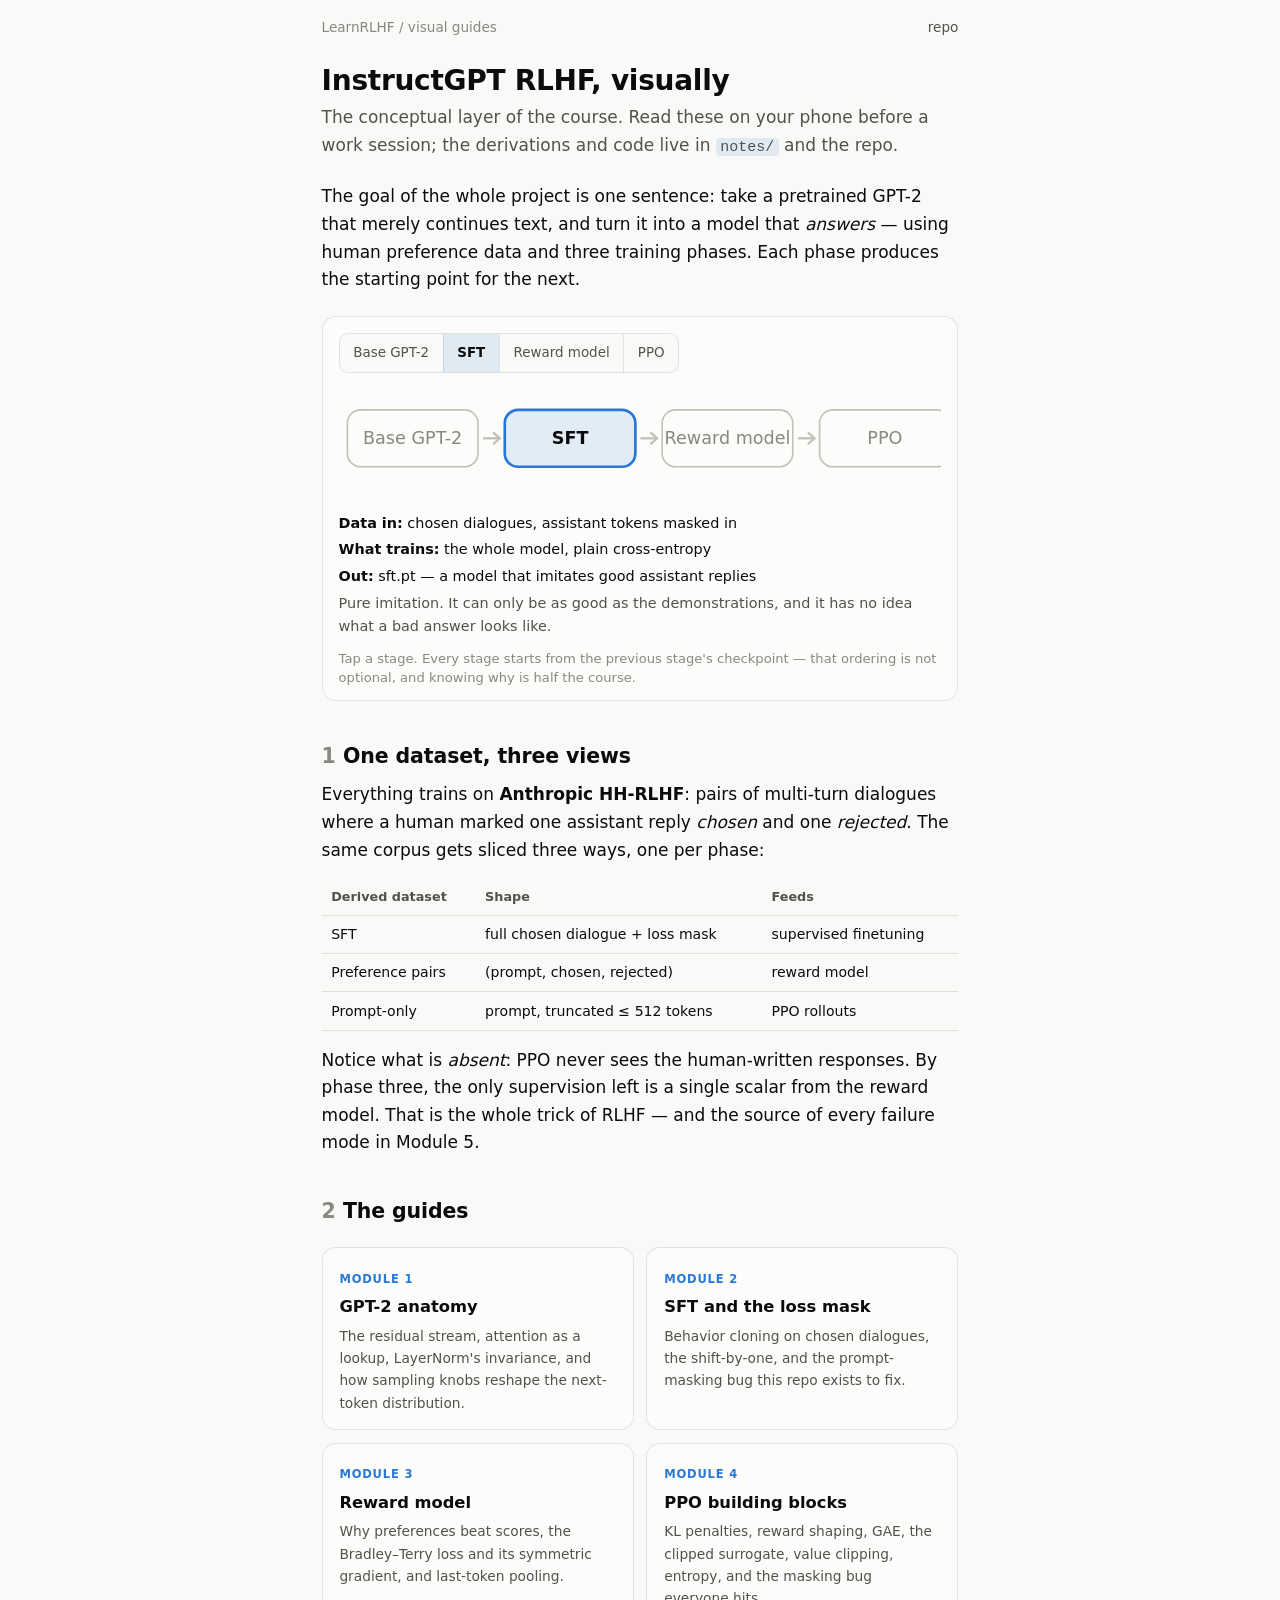
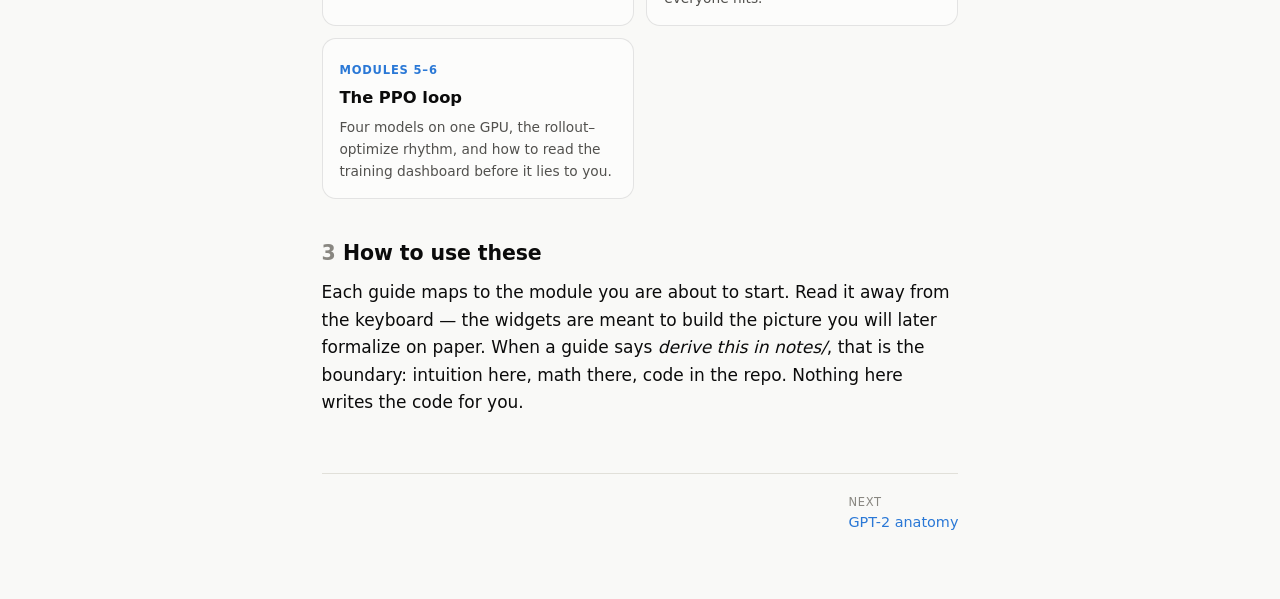
<file: docs/index.html>
<!doctype html>
<html lang="en">
<head>
<meta charset="utf-8">
<meta name="viewport" content="width=device-width, initial-scale=1">
<title>LearnRLHF — Visual Guides</title>
<meta name="description" content="Interactive visual guides to InstructGPT-style RLHF: GPT-2, SFT, reward modeling, and PPO from scratch.">
<link rel="stylesheet" href="guide.css">
</head>
<body>
<div class="wrap">

<nav class="topbar">
  <span class="crumb">LearnRLHF / visual guides</span>
  <a href="https://github.com/dx-dtran/LearnRLHF">repo</a>
</nav>

<h1>InstructGPT RLHF, visually</h1>
<p class="subtitle">The conceptual layer of the course. Read these on your phone before a
work session; the derivations and code live in <code>notes/</code> and the repo.</p>

<p>The goal of the whole project is one sentence: take a pretrained GPT-2 that merely
continues text, and turn it into a model that <em>answers</em> — using human preference
data and three training phases. Each phase produces the starting point for the next.</p>

<figure class="viz" id="pipeline">
  <div class="seg" role="group" aria-label="pipeline stage" id="pl-seg"></div>
  <svg viewBox="0 0 360 78" aria-hidden="true" id="pl-svg"></svg>
  <div id="pl-detail" style="font-size:0.9rem"></div>
  <figcaption>Tap a stage. Every stage starts from the previous stage's checkpoint —
  that ordering is not optional, and knowing why is half the course.</figcaption>
</figure>

<h2><span class="secno">1</span>One dataset, three views</h2>

<p>Everything trains on <strong>Anthropic HH-RLHF</strong>: pairs of multi-turn dialogues
where a human marked one assistant reply <em>chosen</em> and one <em>rejected</em>. The
same corpus gets sliced three ways, one per phase:</p>

<table>
  <tr><th>Derived dataset</th><th>Shape</th><th>Feeds</th></tr>
  <tr><td>SFT</td><td>full chosen dialogue + loss mask</td><td>supervised finetuning</td></tr>
  <tr><td>Preference pairs</td><td>(prompt, chosen, rejected)</td><td>reward model</td></tr>
  <tr><td>Prompt-only</td><td>prompt, truncated ≤ 512 tokens</td><td>PPO rollouts</td></tr>
</table>

<p>Notice what is <em>absent</em>: PPO never sees the human-written responses. By phase
three, the only supervision left is a single scalar from the reward model. That is the
whole trick of RLHF — and the source of every failure mode in Module 5.</p>

<h2><span class="secno">2</span>The guides</h2>

<div class="cards">
  <a class="card" href="01-gpt2.html">
    <span class="kicker">Module 1</span>
    <h3>GPT-2 anatomy</h3>
    <p>The residual stream, attention as a lookup, LayerNorm's invariance, and how sampling knobs reshape the next-token distribution.</p>
  </a>
  <a class="card" href="02-sft.html">
    <span class="kicker">Module 2</span>
    <h3>SFT and the loss mask</h3>
    <p>Behavior cloning on chosen dialogues, the shift-by-one, and the prompt-masking bug this repo exists to fix.</p>
  </a>
  <a class="card" href="03-rm.html">
    <span class="kicker">Module 3</span>
    <h3>Reward model</h3>
    <p>Why preferences beat scores, the Bradley–Terry loss and its symmetric gradient, and last-token pooling.</p>
  </a>
  <a class="card" href="04-ppo.html">
    <span class="kicker">Module 4</span>
    <h3>PPO building blocks</h3>
    <p>KL penalties, reward shaping, GAE, the clipped surrogate, value clipping, entropy, and the masking bug everyone hits.</p>
  </a>
  <a class="card" href="05-loop.html">
    <span class="kicker">Modules 5–6</span>
    <h3>The PPO loop</h3>
    <p>Four models on one GPU, the rollout–optimize rhythm, and how to read the training dashboard before it lies to you.</p>
  </a>
</div>

<h2><span class="secno">3</span>How to use these</h2>

<p>Each guide maps to the module you are about to start. Read it away from the keyboard —
the widgets are meant to build the picture you will later formalize on paper. When a
guide says <em>derive this in notes/</em>, that is the boundary: intuition here, math
there, code in the repo. Nothing here writes the code for you.</p>

<nav class="pager">
  <span></span>
  <a href="01-gpt2.html"><span class="dir">Next</span>GPT-2 anatomy</a>
</nav>

</div>
<script>
(function () {
  var stages = [
    { name: "Base GPT-2", data: "WebText (already done for you)",
      trains: "nothing — you load OpenAI's weights",
      out: "a text continuer: given a prefix, predicts the next token",
      note: "Ask it a question and it may answer, or continue with three more questions. It has no concept of being an assistant." },
    { name: "SFT", data: "chosen dialogues, assistant tokens masked in",
      trains: "the whole model, plain cross-entropy",
      out: "sft.pt — a model that imitates good assistant replies",
      note: "Pure imitation. It can only be as good as the demonstrations, and it has no idea what a bad answer looks like." },
    { name: "Reward model", data: "preference pairs (prompt, chosen, rejected)",
      trains: "SFT backbone + a scalar head, Bradley–Terry loss",
      out: "rm.pt — maps any (prompt, response) to one number",
      note: "Distills 'a human preferred this one' into a differentiable scorer. Now bad answers cost something." },
    { name: "PPO", data: "prompts only — the model writes its own responses",
      trains: "policy + value head, against the frozen RM, leashed by KL to a frozen SFT copy",
      out: "the RLHF model",
      note: "The model explores beyond the demonstrations, keeping what the RM scores well. Four models in memory, one trainable." }
  ];
  var seg = document.getElementById("pl-seg");
  var svg = document.getElementById("pl-svg");
  var detail = document.getElementById("pl-detail");
  var cur = 1;

  stages.forEach(function (s, i) {
    var b = document.createElement("button");
    b.textContent = s.name;
    b.addEventListener("click", function () { cur = i; render(); });
    seg.appendChild(b);
  });

  function render() {
    Array.prototype.forEach.call(seg.children, function (b, i) {
      b.setAttribute("aria-pressed", i === cur ? "true" : "false");
    });
    var css = getComputedStyle(document.documentElement);
    var blue = css.getPropertyValue("--blue").trim();
    var axis = css.getPropertyValue("--axis").trim();
    var muted = css.getPropertyValue("--muted").trim();
    var ink = css.getPropertyValue("--ink").trim();
    var tint = css.getPropertyValue("--blue-tint").trim();
    var w = 78, gap = 16, x0 = 5, y = 22, h = 34;
    var out = "";
    stages.forEach(function (s, i) {
      var x = x0 + i * (w + gap);
      var on = i === cur;
      out += '<rect x="' + x + '" y="' + y + '" width="' + w + '" height="' + h +
        '" rx="8" fill="' + (on ? tint : "none") + '" stroke="' + (on ? blue : axis) + '" stroke-width="' + (on ? 1.6 : 1) + '"/>';
      out += '<text x="' + (x + w / 2) + '" y="' + (y + h / 2 + 3.5) + '" text-anchor="middle" font-size="10.5" font-weight="' +
        (on ? 700 : 400) + '" fill="' + (on ? ink : muted) + '">' + s.name + "</text>";
      if (i < stages.length - 1) {
        var ax = x + w;
        out += '<path d="M' + (ax + 3) + " " + (y + h / 2) + " L" + (ax + gap - 3) + " " + (y + h / 2) +
          '" stroke="' + axis + '" stroke-width="1.4"/>' +
          '<path d="M' + (ax + gap - 7) + " " + (y + h / 2 - 3.5) + " L" + (ax + gap - 3) + " " + (y + h / 2) +
          " L" + (ax + gap - 7) + " " + (y + h / 2 + 3.5) + '" fill="none" stroke="' + axis + '" stroke-width="1.4"/>';
      }
    });
    svg.innerHTML = out;
    var s = stages[cur];
    detail.innerHTML =
      "<p style='margin:0.5rem 0 0.2rem'><b>Data in:</b> " + s.data + "</p>" +
      "<p style='margin:0.2rem 0'><b>What trains:</b> " + s.trains + "</p>" +
      "<p style='margin:0.2rem 0'><b>Out:</b> " + s.out + "</p>" +
      "<p style='margin:0.2rem 0 0.3rem;color:var(--ink-2)'>" + s.note + "</p>";
  }
  render();
  if (window.matchMedia) {
    window.matchMedia("(prefers-color-scheme: dark)").addEventListener("change", render);
  }
})();
</script>
</body>
</html>
</file>
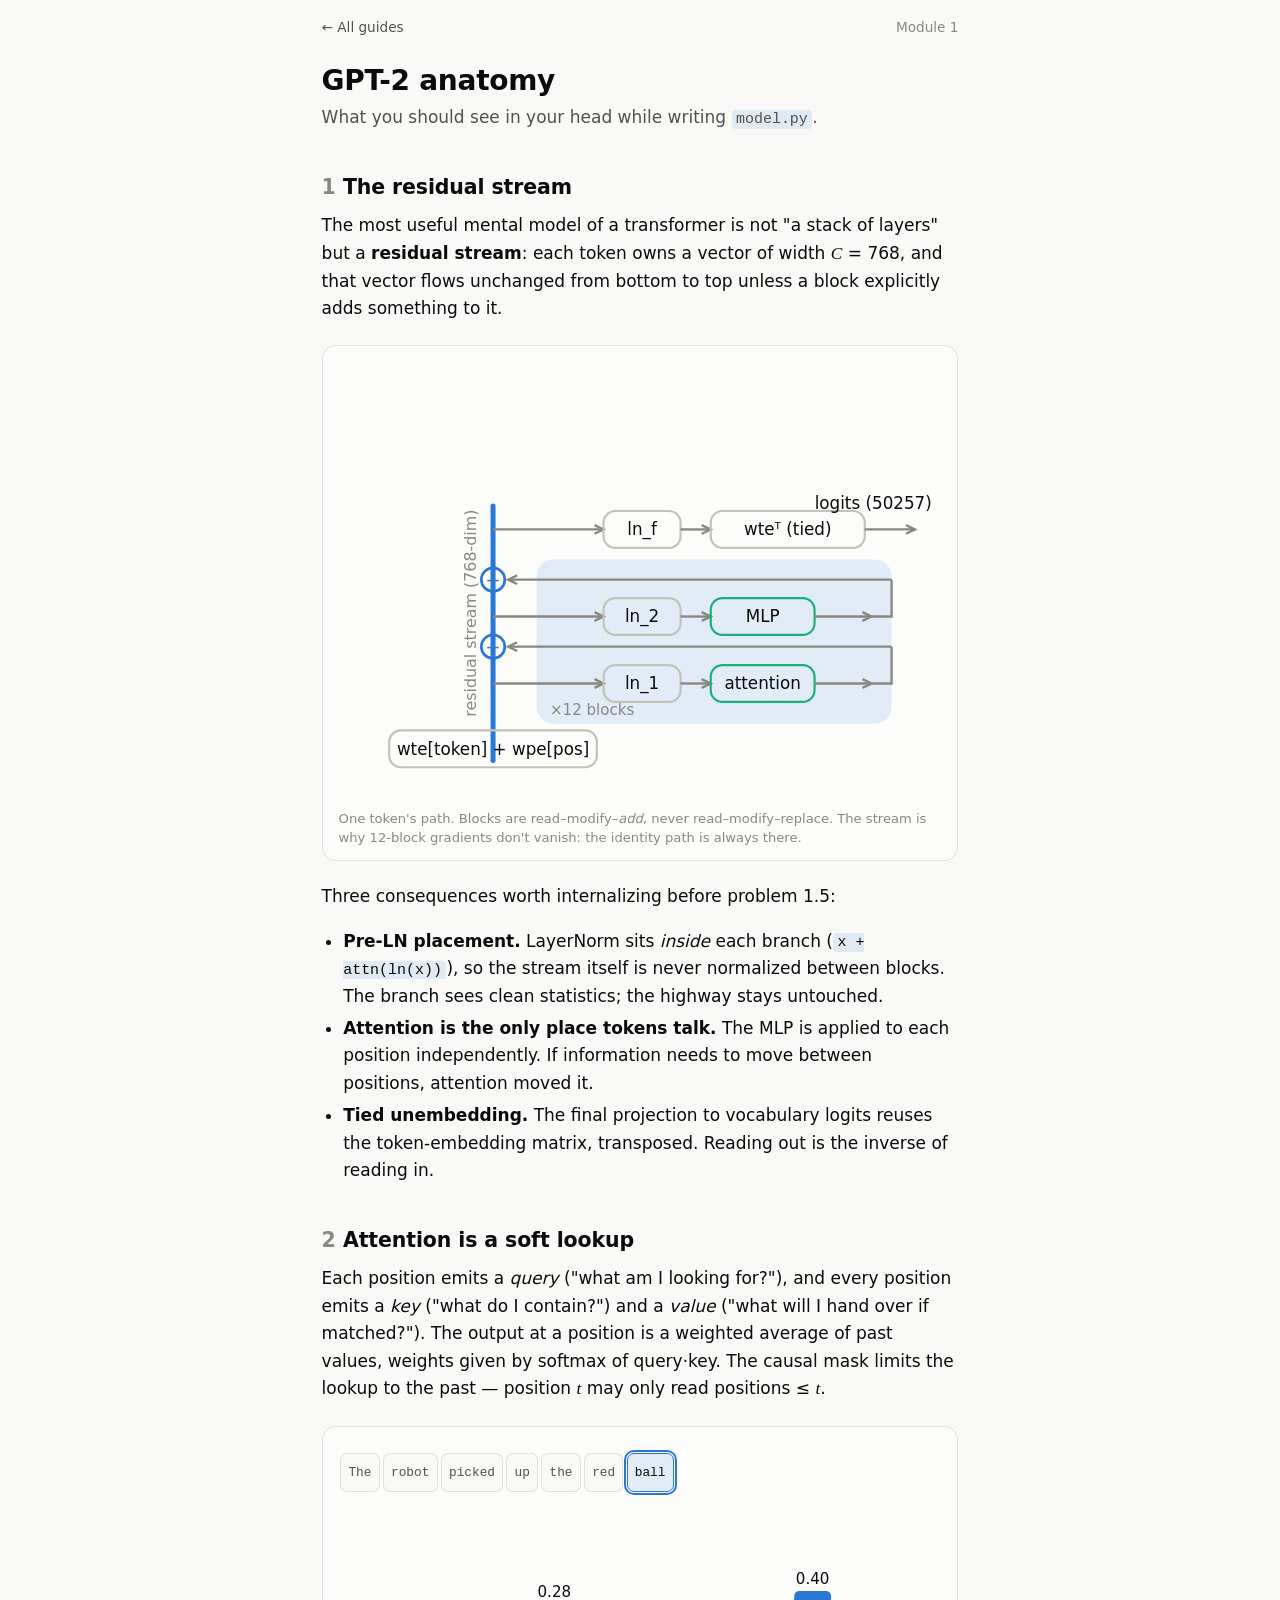
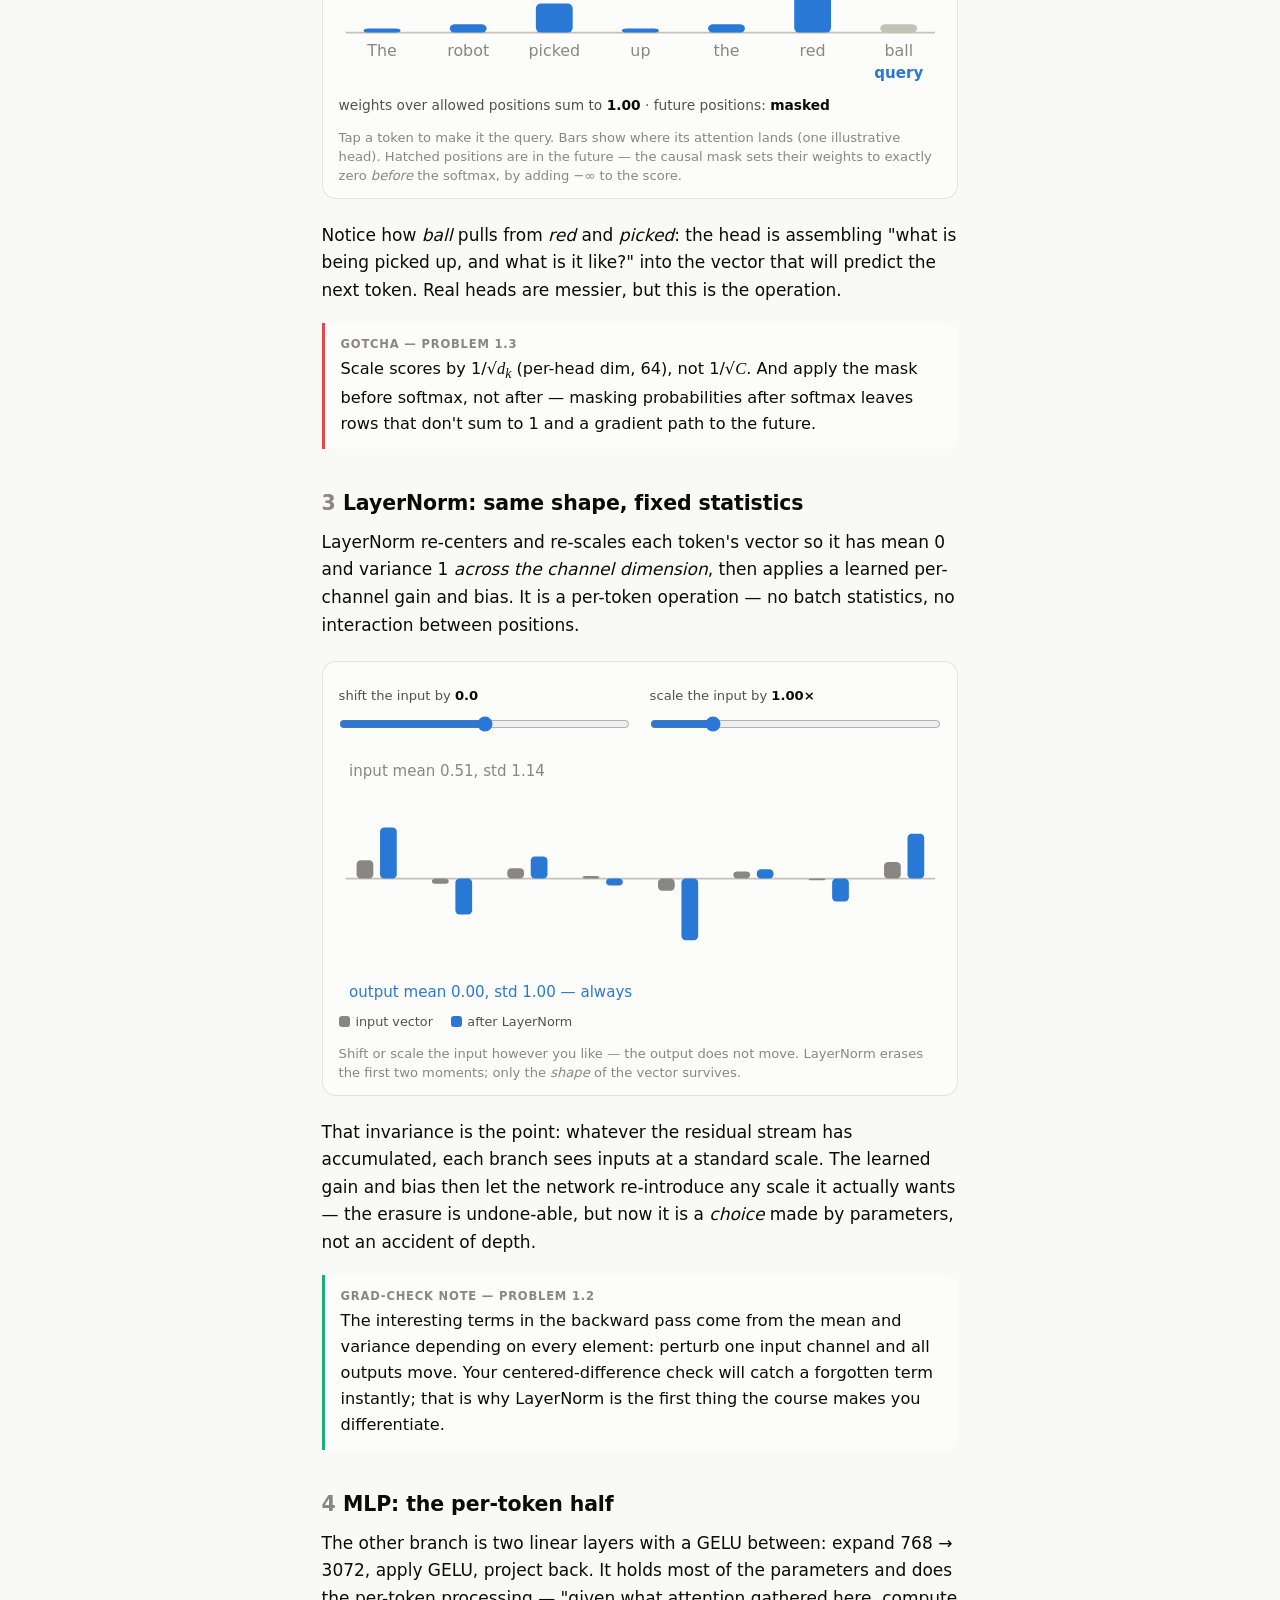
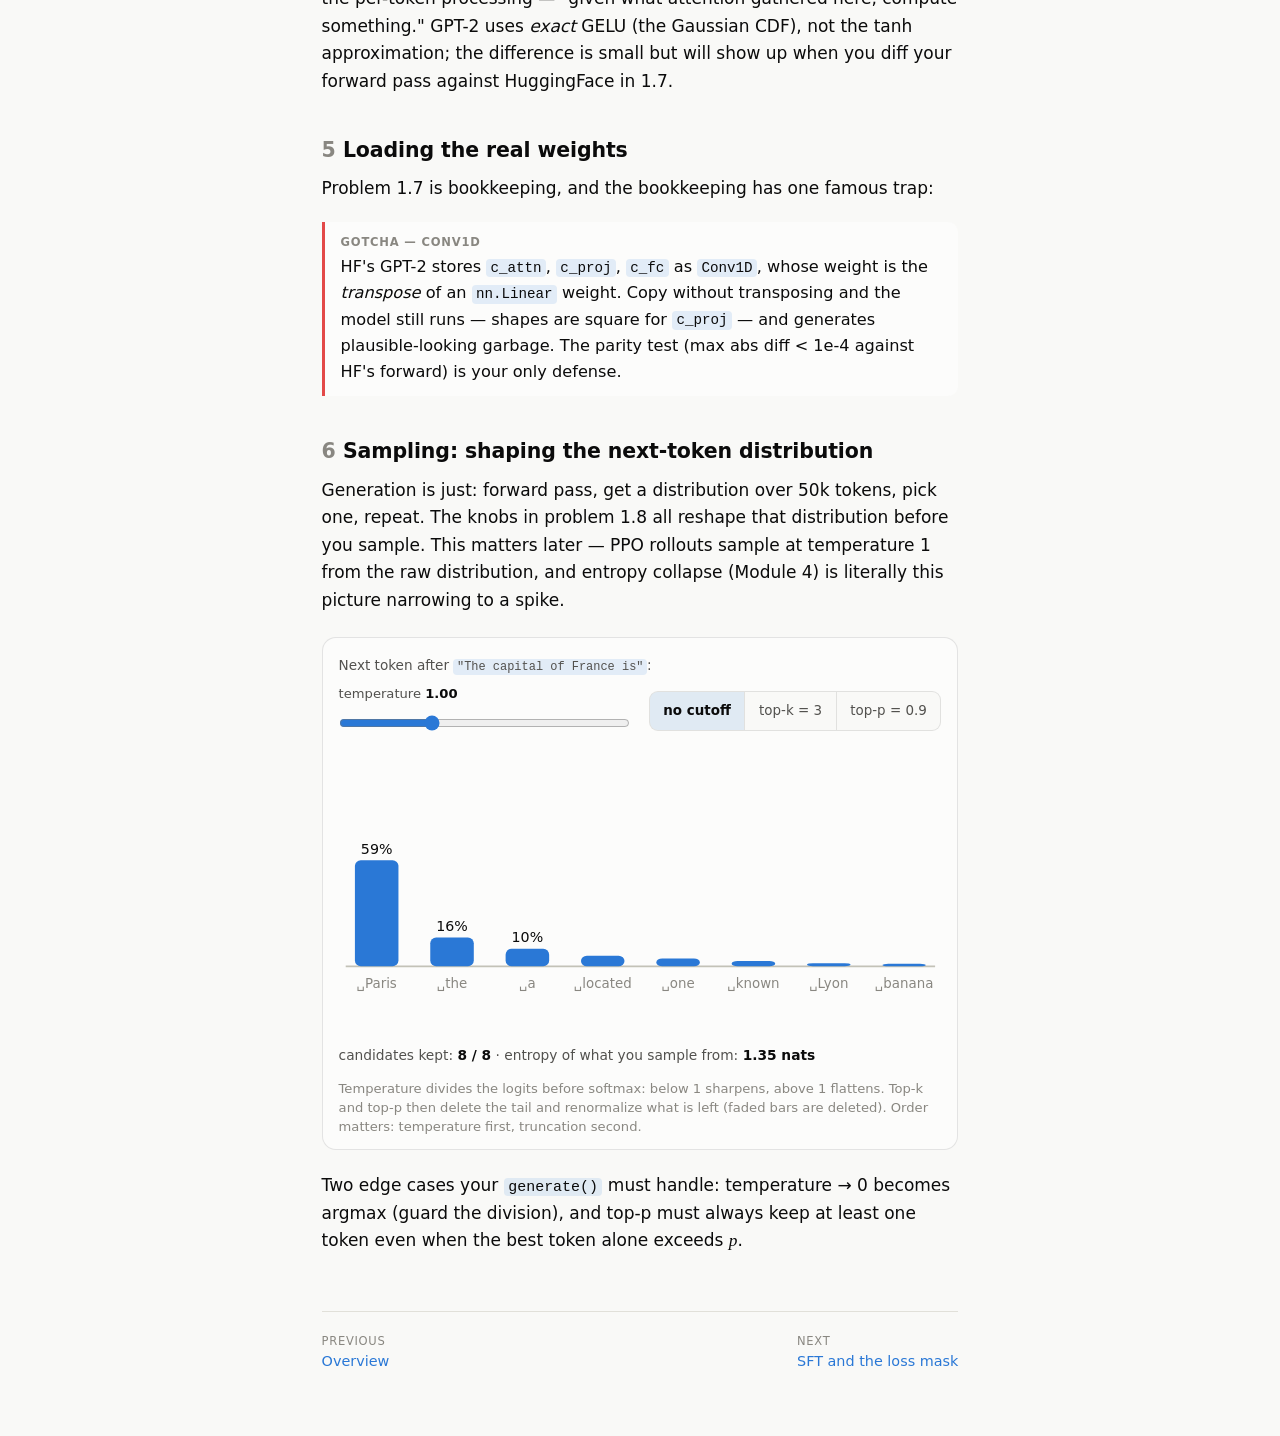
<file: docs/01-gpt2.html>
<!doctype html>
<html lang="en">
<head>
<meta charset="utf-8">
<meta name="viewport" content="width=device-width, initial-scale=1">
<title>GPT-2 anatomy — LearnRLHF</title>
<meta name="description" content="The residual stream, attention as a lookup, LayerNorm, and sampling — the concepts behind Module 1.">
<link rel="stylesheet" href="guide.css">
</head>
<body>
<div class="wrap">

<nav class="topbar">
  <a href="index.html">← All guides</a>
  <span class="crumb">Module 1</span>
</nav>

<h1>GPT-2 anatomy</h1>
<p class="subtitle">What you should see in your head while writing <code>model.py</code>.</p>

<h2><span class="secno">1</span>The residual stream</h2>

<p>The most useful mental model of a transformer is not "a stack of layers" but a
<strong>residual stream</strong>: each token owns a vector of width
<var>C</var> = 768, and that vector flows unchanged from bottom to top unless a block
explicitly adds something to it.</p>

<figure class="viz">
  <svg viewBox="0 0 360 260" id="rs-svg" role="img" aria-label="Residual stream diagram: embeddings feed a vertical stream; attention and MLP branches read from it and add back into it; final LayerNorm and tied unembedding produce logits."></svg>
  <figcaption>One token's path. Blocks are read–modify–<em>add</em>, never
  read–modify–replace. The stream is why 12-block gradients don't vanish: the identity
  path is always there.</figcaption>
</figure>

<p>Three consequences worth internalizing before problem 1.5:</p>
<ul>
  <li><strong>Pre-LN placement.</strong> LayerNorm sits <em>inside</em> each branch
  (<code>x + attn(ln(x))</code>), so the stream itself is never normalized between
  blocks. The branch sees clean statistics; the highway stays untouched.</li>
  <li><strong>Attention is the only place tokens talk.</strong> The MLP is applied to
  each position independently. If information needs to move between positions, attention
  moved it.</li>
  <li><strong>Tied unembedding.</strong> The final projection to vocabulary logits reuses
  the token-embedding matrix, transposed. Reading out is the inverse of reading in.</li>
</ul>

<h2><span class="secno">2</span>Attention is a soft lookup</h2>

<p>Each position emits a <em>query</em> ("what am I looking for?"), and every position
emits a <em>key</em> ("what do I contain?") and a <em>value</em> ("what will I hand over
if matched?"). The output at a position is a weighted average of past values, weights
given by softmax of query·key. The causal mask limits the lookup to the past — position
<var>t</var> may only read positions ≤ <var>t</var>.</p>

<figure class="viz">
  <div class="tokrow" id="att-toks"></div>
  <svg viewBox="0 0 360 110" id="att-svg"></svg>
  <div class="readout" id="att-read"></div>
  <figcaption>Tap a token to make it the query. Bars show where its attention lands
  (one illustrative head). Hatched positions are in the future — the causal mask sets
  their weights to exactly zero <em>before</em> the softmax, by adding −∞ to the score.</figcaption>
</figure>

<p>Notice how <em>ball</em> pulls from <em>red</em> and <em>picked</em>: the head is
assembling "what is being picked up, and what is it like?" into the vector that will
predict the next token. Real heads are messier, but this is the operation.</p>

<div class="callout gotcha">
  <span class="tag">Gotcha — problem 1.3</span>
  Scale scores by 1/√<var>d<sub>k</sub></var> (per-head dim, 64), not 1/√<var>C</var>.
  And apply the mask before softmax, not after — masking probabilities after softmax
  leaves rows that don't sum to 1 and a gradient path to the future.
</div>

<h2><span class="secno">3</span>LayerNorm: same shape, fixed statistics</h2>

<p>LayerNorm re-centers and re-scales each token's vector so it has mean 0 and variance 1
<em>across the channel dimension</em>, then applies a learned per-channel gain and bias.
It is a per-token operation — no batch statistics, no interaction between positions.</p>

<figure class="viz">
  <div class="ctl">
    <label>shift the input by <span class="val" id="ln-b-val">0.0</span>
      <input type="range" id="ln-b" min="-3" max="3" step="0.1" value="0"></label>
    <label>scale the input by <span class="val" id="ln-s-val">1.0×</span>
      <input type="range" id="ln-s" min="0.25" max="4" step="0.05" value="1"></label>
  </div>
  <svg viewBox="0 0 360 150" id="ln-svg"></svg>
  <div class="legend">
    <span><span class="key" style="background:var(--muted)"></span>input vector</span>
    <span><span class="key" style="background:var(--blue)"></span>after LayerNorm</span>
  </div>
  <figcaption>Shift or scale the input however you like — the output does not move.
  LayerNorm erases the first two moments; only the <em>shape</em> of the vector survives.</figcaption>
</figure>

<p>That invariance is the point: whatever the residual stream has accumulated, each
branch sees inputs at a standard scale. The learned gain and bias then let the network
re-introduce any scale it actually wants — the erasure is undone-able, but now it is a
<em>choice</em> made by parameters, not an accident of depth.</p>

<div class="callout check">
  <span class="tag">Grad-check note — problem 1.2</span>
  The interesting terms in the backward pass come from the mean and variance depending on
  every element: perturb one input channel and all outputs move. Your centered-difference
  check will catch a forgotten term instantly; that is why LayerNorm is the first thing
  the course makes you differentiate.
</div>

<h2><span class="secno">4</span>MLP: the per-token half</h2>

<p>The other branch is two linear layers with a GELU between: expand 768 → 3072, apply
GELU, project back. It holds most of the parameters and does the per-token processing —
"given what attention gathered here, compute something." GPT-2 uses <em>exact</em> GELU
(the Gaussian CDF), not the tanh approximation; the difference is small but will show up
when you diff your forward pass against HuggingFace in 1.7.</p>

<h2><span class="secno">5</span>Loading the real weights</h2>

<p>Problem 1.7 is bookkeeping, and the bookkeeping has one famous trap:</p>

<div class="callout gotcha">
  <span class="tag">Gotcha — Conv1D</span>
  HF's GPT-2 stores <code>c_attn</code>, <code>c_proj</code>, <code>c_fc</code> as
  <code>Conv1D</code>, whose weight is the <em>transpose</em> of an
  <code>nn.Linear</code> weight. Copy without transposing and the model still runs —
  shapes are square for <code>c_proj</code> — and generates plausible-looking garbage.
  The parity test (max abs diff &lt; 1e-4 against HF's forward) is your only defense.
</div>

<h2><span class="secno">6</span>Sampling: shaping the next-token distribution</h2>

<p>Generation is just: forward pass, get a distribution over 50k tokens, pick one, repeat.
The knobs in problem 1.8 all reshape that distribution before you sample. This matters
later — PPO rollouts sample at temperature 1 from the raw distribution, and entropy
collapse (Module 4) is literally this picture narrowing to a spike.</p>

<figure class="viz">
  <p style="margin:0 0 0.3rem;font-size:0.85rem;color:var(--ink-2)">
    Next token after <span class="mono">"The capital of France is"</span>:</p>
  <div class="ctl">
    <label>temperature <span class="val" id="sm-t-val">1.0</span>
      <input type="range" id="sm-t" min="0.1" max="3" step="0.05" value="1"></label>
    <div class="seg" role="group" aria-label="truncation" id="sm-seg">
      <button aria-pressed="true">no cutoff</button>
      <button aria-pressed="false">top-k = 3</button>
      <button aria-pressed="false">top-p = 0.9</button>
    </div>
  </div>
  <svg viewBox="0 0 360 170" id="sm-svg"></svg>
  <div class="readout" id="sm-read"></div>
  <figcaption>Temperature divides the logits before softmax: below 1 sharpens, above 1
  flattens. Top-k and top-p then delete the tail and renormalize what is left (faded
  bars are deleted). Order matters: temperature first, truncation second.</figcaption>
</figure>

<p>Two edge cases your <code>generate()</code> must handle: temperature → 0 becomes
argmax (guard the division), and top-p must always keep at least one token even when the
best token alone exceeds <var>p</var>.</p>

<nav class="pager">
  <a href="index.html"><span class="dir">Previous</span>Overview</a>
  <a href="02-sft.html"><span class="dir">Next</span>SFT and the loss mask</a>
</nav>

</div>
<script>
(function () {
  function cssv(name) {
    return getComputedStyle(document.documentElement).getPropertyValue(name).trim();
  }
  function onTheme(fn) {
    if (window.matchMedia) {
      window.matchMedia("(prefers-color-scheme: dark)").addEventListener("change", fn);
    }
  }

  /* ---- residual stream diagram ---- */
  function drawStream() {
    var blue = cssv("--blue"), aqua = cssv("--aqua"), axis = cssv("--axis"),
        muted = cssv("--muted"), ink = cssv("--ink"), tint = cssv("--blue-tint");
    var sx = 92;   /* stream x */
    var s = "";
    function box(x, y, w, h, label, stroke) {
      return '<rect x="' + x + '" y="' + y + '" width="' + w + '" height="' + h +
        '" rx="7" fill="none" stroke="' + stroke + '" stroke-width="1.3"/>' +
        '<text x="' + (x + w / 2) + '" y="' + (y + h / 2 + 3.5) + '" text-anchor="middle" font-size="10" fill="' + ink + '">' + label + "</text>";
    }
    function arrow(x1, y1, x2, y2, color) {
      var a = Math.atan2(y2 - y1, x2 - x1);
      function pt(d, off) { return (x2 - d * Math.cos(a - off)).toFixed(1) + " " + (y2 - d * Math.sin(a - off)).toFixed(1); }
      return '<path d="M' + x1 + " " + y1 + " L" + x2 + " " + y2 + '" stroke="' + color + '" stroke-width="1.4" fill="none"/>' +
        '<path d="M' + pt(6, 0.45) + " L" + x2 + " " + y2 + " L" + pt(6, -0.45) + '" fill="none" stroke="' + color + '" stroke-width="1.4"/>';
    }
    /* stream spine */
    s += '<path d="M' + sx + ' 238 L' + sx + ' 86" stroke="' + blue + '" stroke-width="3" stroke-linecap="round"/>';
    s += '<text x="' + (sx - 10) + '" y="150" text-anchor="middle" font-size="9.5" fill="' + muted + '" transform="rotate(-90 ' + (sx - 10) + ' 150)">residual stream (768-dim)</text>';
    /* bottom: embeddings */
    s += box(sx - 62, 238 - 18, 124, 22, "wte[token] + wpe[pos]", axis);
    /* block bracket */
    s += '<rect x="' + (sx + 26) + '" y="118" width="212" height="98" rx="10" fill="' + tint + '" stroke="none"/>';
    s += '<text x="' + (sx + 34) + '" y="211" font-size="9" fill="' + muted + '">×12 blocks</text>';
    /* attn branch */
    var byA = 192, byM = 152;
    s += arrow(sx, byA, sx + 66, byA, muted);
    s += box(sx + 66, byA - 11, 46, 22, "ln_1", axis);
    s += arrow(sx + 112, byA, sx + 130, byA, muted);
    s += box(sx + 130, byA - 11, 62, 22, "attention", aqua);
    s += arrow(sx + 192, byA, sx + 226, byA, muted);
    s += '<path d="M' + (sx + 226) + " " + byA + " L" + (sx + 238) + " " + byA + " L" + (sx + 238) + " " + (byA - 22) + '" stroke="' + muted + '" stroke-width="1.4" fill="none"/>';
    /* add joins */
    s += '<circle cx="' + sx + '" cy="' + (byA - 22) + '" r="7" fill="none" stroke="' + blue + '" stroke-width="1.6"/>' +
         '<text x="' + sx + '" y="' + (byA - 18.5) + '" text-anchor="middle" font-size="11" fill="' + blue + '">+</text>';
    s += arrow(sx + 238, byA - 22, sx + 9, byA - 22, muted);
    /* mlp branch */
    s += arrow(sx, byM, sx + 66, byM, muted);
    s += box(sx + 66, byM - 11, 46, 22, "ln_2", axis);
    s += arrow(sx + 112, byM, sx + 130, byM, muted);
    s += box(sx + 130, byM - 11, 62, 22, "MLP", aqua);
    s += arrow(sx + 192, byM, sx + 226, byM, muted);
    s += '<path d="M' + (sx + 226) + " " + byM + " L" + (sx + 238) + " " + byM + " L" + (sx + 238) + " " + (byM - 22) + '" stroke="' + muted + '" stroke-width="1.4" fill="none"/>';
    s += '<circle cx="' + sx + '" cy="' + (byM - 22) + '" r="7" fill="none" stroke="' + blue + '" stroke-width="1.6"/>' +
         '<text x="' + sx + '" y="' + (byM - 18.5) + '" text-anchor="middle" font-size="11" fill="' + blue + '">+</text>';
    s += arrow(sx + 238, byM - 22, sx + 9, byM - 22, muted);
    /* top: ln_f + head */
    s += arrow(sx, 100, sx + 66, 100, muted);
    s += box(sx + 66, 89, 46, 22, "ln_f", axis);
    s += arrow(sx + 112, 100, sx + 130, 100, muted);
    s += box(sx + 130, 89, 92, 22, "wteᵀ (tied)", axis);
    s += arrow(sx + 222, 100, sx + 252, 100, muted);
    s += '<text x="354" y="88" text-anchor="end" font-size="10" fill="' + ink + '">logits (50257)</text>';
    document.getElementById("rs-svg").innerHTML = s;
  }

  /* ---- attention widget ---- */
  var attToks = ["The", "robot", "picked", "up", "the", "red", "ball"];
  var attW = [
    [1],
    [0.30, 0.70],
    [0.10, 0.75, 0.15],
    [0.05, 0.25, 0.60, 0.10],
    [0.35, 0.10, 0.30, 0.05, 0.20],
    [0.10, 0.15, 0.20, 0.05, 0.30, 0.20],
    [0.04, 0.08, 0.28, 0.04, 0.08, 0.40, 0.08]
  ];
  var attSel = 6;
  var attRow = document.getElementById("att-toks");
  attToks.forEach(function (t, i) {
    var el = document.createElement("span");
    el.className = "tok";
    el.textContent = t;
    el.addEventListener("click", function () { attSel = i; drawAtt(); });
    attRow.appendChild(el);
  });
  function drawAtt() {
    Array.prototype.forEach.call(attRow.children, function (el, i) {
      el.className = "tok" + (i === attSel ? " sel on" : "");
    });
    var blue = cssv("--blue"), axis = cssv("--axis"), muted = cssv("--muted"), ink = cssv("--ink");
    var n = attToks.length, w = 360 / n, base = 78, hmax = 62;
    var row = attW[attSel];
    var s = '<line x1="4" y1="' + base + '" x2="356" y2="' + base + '" stroke="' + axis + '" stroke-width="1"/>';
    s += '<defs><pattern id="hatch" width="5" height="5" patternTransform="rotate(45)" patternUnits="userSpaceOnUse">' +
         '<line x1="0" y1="0" x2="0" y2="5" stroke="' + axis + '" stroke-width="1"/></pattern></defs>';
    for (var i = 0; i < n; i++) {
      var cx = i * w + w / 2;
      if (i <= attSel) {
        var v = row[i] || 0;
        var h = Math.max(1.5, v * hmax);
        s += '<rect x="' + (cx - 11) + '" y="' + (base - h) + '" width="22" height="' + h +
             '" rx="3" fill="' + (i === attSel ? axis : blue) + '"/>';
        if (v >= 0.18) {
          s += '<text x="' + cx + '" y="' + (base - h - 4) + '" text-anchor="middle" font-size="9" fill="' + ink + '">' + v.toFixed(2) + "</text>";
        }
      } else {
        s += '<rect x="' + (cx - 11) + '" y="' + (base - 26) + '" width="22" height="26" rx="3" fill="url(#hatch)" opacity="0.7"/>';
      }
      s += '<text x="' + cx + '" y="' + (base + 14) + '" text-anchor="middle" font-size="9.5" fill="' + muted + '">' + attToks[i] + "</text>";
    }
    s += '<text x="' + (attSel * w + w / 2) + '" y="' + (base + 27) + '" text-anchor="middle" font-size="9" font-weight="700" fill="' + blue + '">query</text>';
    document.getElementById("att-svg").innerHTML = s;
    document.getElementById("att-read").innerHTML =
      "weights over allowed positions sum to <b>1.00</b> · future positions: <b>masked</b>";
  }

  /* ---- layernorm widget ---- */
  var lnH = [2.1, -0.6, 1.2, 0.3, -1.4, 0.8, -0.2, 1.9];
  var lnB = document.getElementById("ln-b"), lnS = document.getElementById("ln-s");
  function drawLN() {
    var b = parseFloat(lnB.value), sc = parseFloat(lnS.value);
    document.getElementById("ln-b-val").textContent = b.toFixed(1);
    document.getElementById("ln-s-val").textContent = sc.toFixed(2) + "×";
    var x = lnH.map(function (v) { return sc * v + b; });
    var m = x.reduce(function (a, v) { return a + v; }, 0) / x.length;
    var va = x.reduce(function (a, v) { return a + (v - m) * (v - m); }, 0) / x.length;
    var y = x.map(function (v) { return (v - m) / Math.sqrt(va + 1e-5); });
    var blue = cssv("--blue"), axis = cssv("--axis"), mutd = cssv("--muted");
    var mid = 75, scale = 5.2, n = x.length, w = 360 / n;
    var s = '<line x1="4" y1="' + mid + '" x2="356" y2="' + mid + '" stroke="' + axis + '" stroke-width="1"/>';
    for (var i = 0; i < n; i++) {
      var cx = i * w + w / 2;
      var hx = Math.max(-66, Math.min(66, x[i] * scale));
      var hy = y[i] * 22;
      function bar(cxo, hv, color) {
        var top = hv >= 0 ? mid - hv : mid;
        return '<rect x="' + cxo + '" y="' + top + '" width="10" height="' + Math.max(1, Math.abs(hv)) + '" rx="2.5" fill="' + color + '"/>';
      }
      s += bar(cx - 12, hx, mutd);
      s += bar(cx + 2, hy, blue);
    }
    s += '<text x="6" y="14" font-size="9" fill="' + mutd + '">input mean ' + m.toFixed(2) + ", std " + Math.sqrt(va).toFixed(2) + "</text>";
    s += '<text x="6" y="146" font-size="9" fill="' + blue + '">output mean 0.00, std 1.00 — always</text>';
    document.getElementById("ln-svg").innerHTML = s;
  }
  lnB.addEventListener("input", drawLN);
  lnS.addEventListener("input", drawLN);

  /* ---- sampling widget ---- */
  var smToks = ["␣Paris", "␣the", "␣a", "␣located", "␣one", "␣known", "␣Lyon", "␣banana"];
  var smLogits = [3.2, 1.9, 1.4, 0.9, 0.6, 0.2, -0.3, -1.2];
  var smMode = 0;
  var smT = document.getElementById("sm-t");
  var smSeg = document.getElementById("sm-seg");
  Array.prototype.forEach.call(smSeg.children, function (b, i) {
    b.addEventListener("click", function () { smMode = i; drawSM(); });
  });
  function drawSM() {
    var T = parseFloat(smT.value);
    document.getElementById("sm-t-val").textContent = T.toFixed(2);
    Array.prototype.forEach.call(smSeg.children, function (b, i) {
      b.setAttribute("aria-pressed", i === smMode ? "true" : "false");
    });
    var ex = smLogits.map(function (l) { return Math.exp(l / T); });
    var Z = ex.reduce(function (a, v) { return a + v; }, 0);
    var p = ex.map(function (v) { return v / Z; });
    var keep = p.map(function () { return true; });
    if (smMode === 1) { for (var i = 3; i < p.length; i++) keep[i] = false; }
    if (smMode === 2) {
      var acc = 0;
      for (var j = 0; j < p.length; j++) {
        if (acc >= 0.9) { keep[j] = false; } else { acc += p[j]; }
      }
    }
    var kz = 0;
    p.forEach(function (v, i) { if (keep[i]) kz += v; });
    var q = p.map(function (v, i) { return keep[i] ? v / kz : 0; });
    var blue = cssv("--blue"), axis = cssv("--axis"), muted = cssv("--muted"), ink = cssv("--ink");
    var base = 128, hmax = 108, n = p.length, w = 360 / n;
    var s = '<line x1="4" y1="' + base + '" x2="356" y2="' + base + '" stroke="' + axis + '" stroke-width="1"/>';
    var kept = 0;
    for (var k = 0; k < n; k++) {
      var cx = k * w + w / 2;
      if (keep[k]) {
        kept++;
        var h = Math.max(1.5, q[k] * hmax);
        s += '<rect x="' + (cx - 13) + '" y="' + (base - h) + '" width="26" height="' + h + '" rx="3.5" fill="' + blue + '"/>';
        if (q[k] >= 0.06) {
          s += '<text x="' + cx + '" y="' + (base - h - 4) + '" text-anchor="middle" font-size="8.5" fill="' + ink + '">' + (q[k] * 100).toFixed(0) + "%</text>";
        }
      } else {
        var h0 = Math.max(1.5, p[k] * hmax);
        s += '<rect x="' + (cx - 13) + '" y="' + (base - h0) + '" width="26" height="' + h0 + '" rx="3.5" fill="' + axis + '" opacity="0.45"/>';
      }
      s += '<text x="' + cx + '" y="' + (base + 13) + '" text-anchor="middle" font-size="8" fill="' + muted + '">' + smToks[k] + "</text>";
    }
    document.getElementById("sm-svg").innerHTML = s;
    var H = 0;
    q.forEach(function (v) { if (v > 0) H -= v * Math.log(v); });
    document.getElementById("sm-read").innerHTML =
      "candidates kept: <b>" + kept + " / 8</b> · entropy of what you sample from: <b>" + H.toFixed(2) + " nats</b>";
  }
  smT.addEventListener("input", drawSM);

  function all() { drawStream(); drawAtt(); drawLN(); drawSM(); }
  all();
  onTheme(all);
})();
</script>
</body>
</html>
</file>
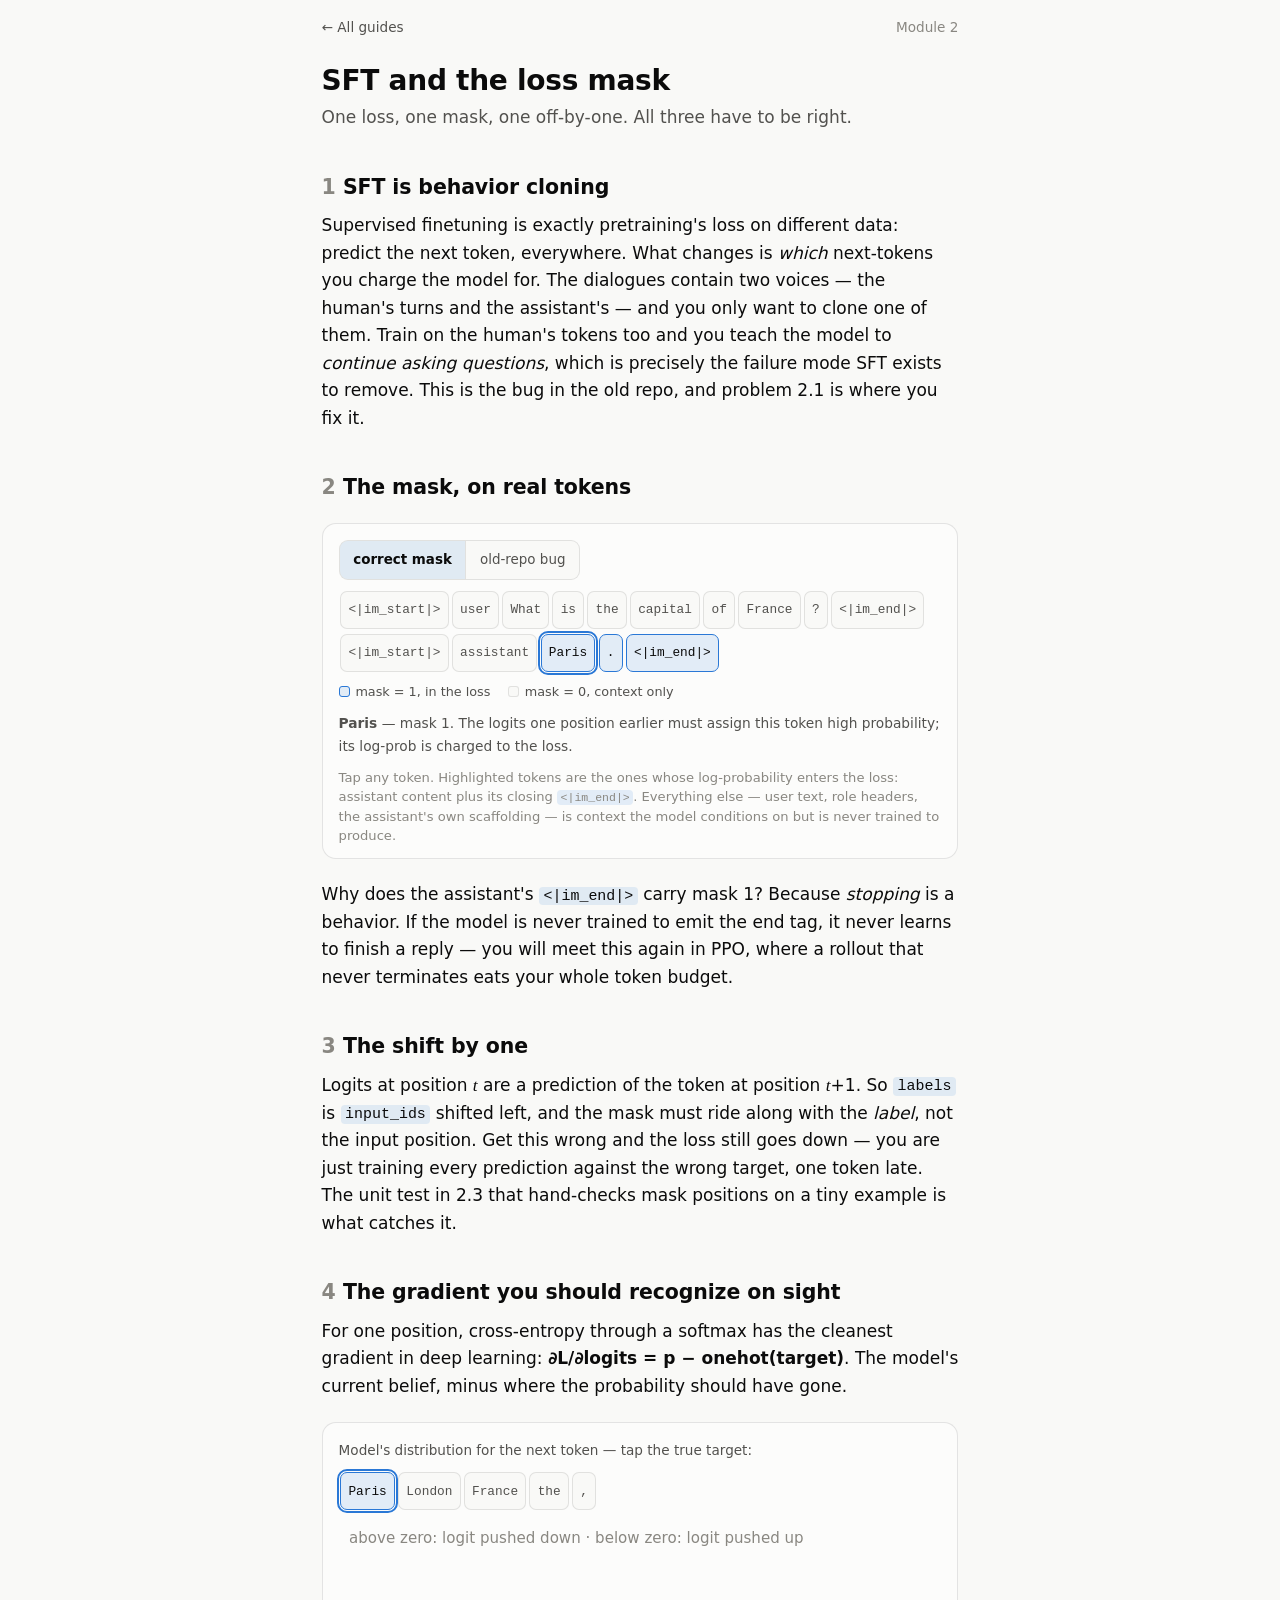
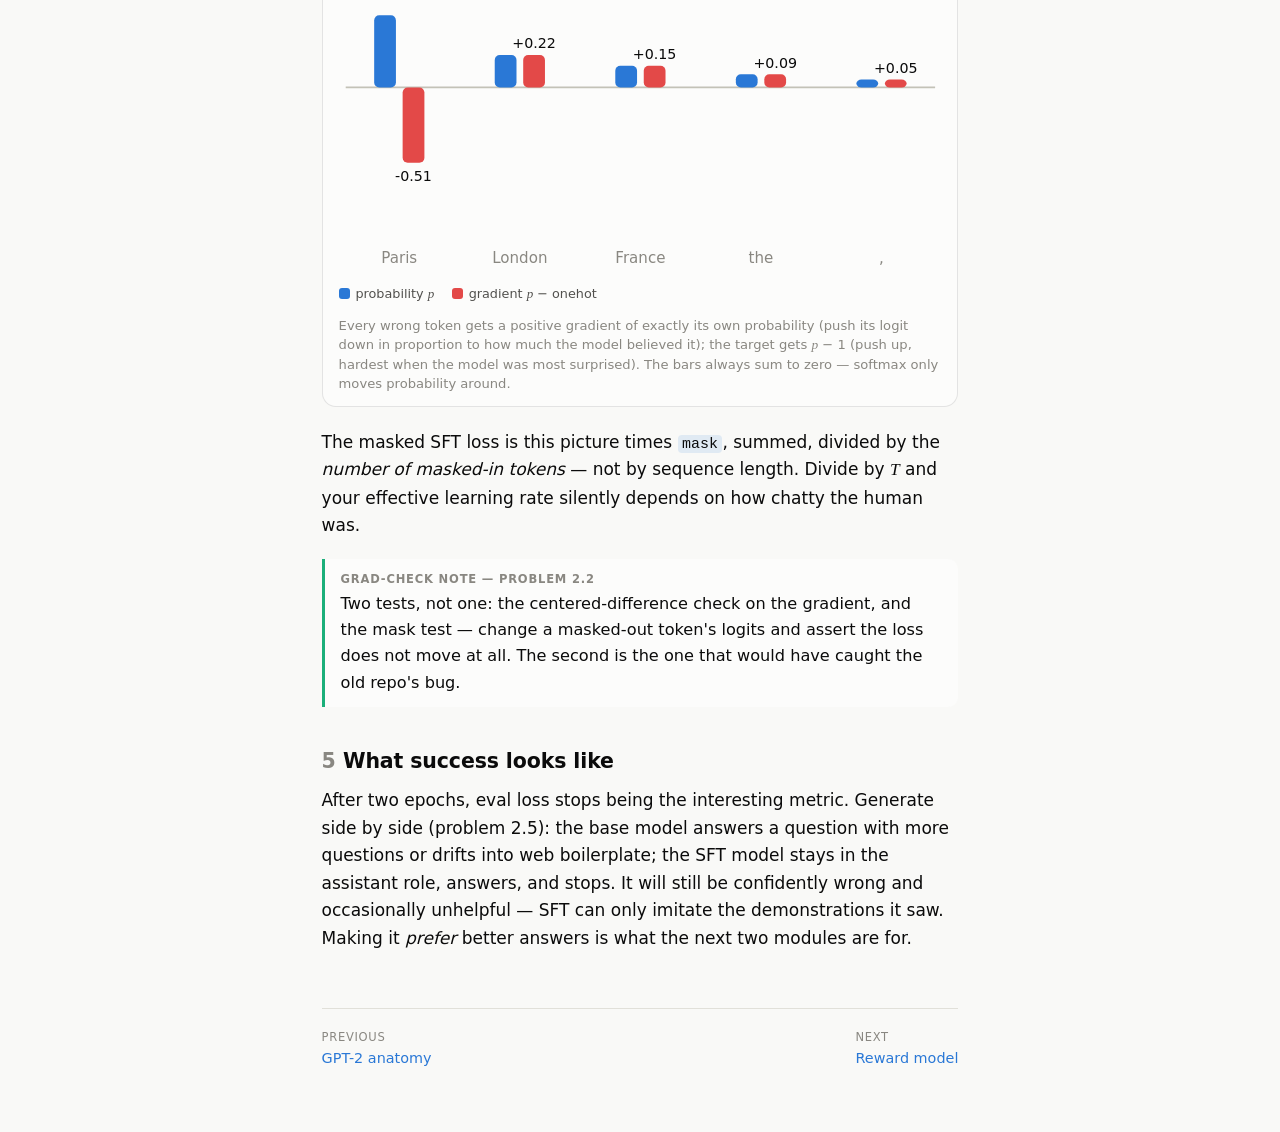
<file: docs/02-sft.html>
<!doctype html>
<html lang="en">
<head>
<meta charset="utf-8">
<meta name="viewport" content="width=device-width, initial-scale=1">
<title>SFT and the loss mask — LearnRLHF</title>
<meta name="description" content="Behavior cloning, the shift-by-one, and prompt masking — the concepts behind Module 2.">
<link rel="stylesheet" href="guide.css">
</head>
<body>
<div class="wrap">

<nav class="topbar">
  <a href="index.html">← All guides</a>
  <span class="crumb">Module 2</span>
</nav>

<h1>SFT and the loss mask</h1>
<p class="subtitle">One loss, one mask, one off-by-one. All three have to be right.</p>

<h2><span class="secno">1</span>SFT is behavior cloning</h2>

<p>Supervised finetuning is exactly pretraining's loss on different data: predict the
next token, everywhere. What changes is <em>which</em> next-tokens you charge the model
for. The dialogues contain two voices — the human's turns and the assistant's — and you
only want to clone one of them. Train on the human's tokens too and you teach the model
to <em>continue asking questions</em>, which is precisely the failure mode SFT exists to
remove. This is the bug in the old repo, and problem 2.1 is where you fix it.</p>

<h2><span class="secno">2</span>The mask, on real tokens</h2>

<figure class="viz">
  <div class="seg" role="group" aria-label="masking mode" id="mk-seg">
    <button aria-pressed="true">correct mask</button>
    <button aria-pressed="false">old-repo bug</button>
  </div>
  <div class="tokrow" id="mk-toks"></div>
  <div class="legend">
    <span><span class="key" style="background:var(--blue-tint);border:1px solid var(--blue)"></span>mask = 1, in the loss</span>
    <span><span class="key" style="background:var(--plane);border:1px solid var(--border)"></span>mask = 0, context only</span>
  </div>
  <p id="mk-read" style="font-size:0.86rem;color:var(--ink-2);min-height:3.2em;margin:0.6rem 0 0"></p>
  <figcaption>Tap any token. Highlighted tokens are the ones whose log-probability enters
  the loss: assistant content plus its closing <code>&lt;|im_end|&gt;</code>. Everything
  else — user text, role headers, the assistant's own scaffolding — is context the model
  conditions on but is never trained to produce.</figcaption>
</figure>

<p>Why does the assistant's <code>&lt;|im_end|&gt;</code> carry mask 1? Because
<em>stopping</em> is a behavior. If the model is never trained to emit the end tag, it
never learns to finish a reply — you will meet this again in PPO, where a rollout that
never terminates eats your whole token budget.</p>

<h2><span class="secno">3</span>The shift by one</h2>

<p>Logits at position <var>t</var> are a prediction of the token at position
<var>t</var>+1. So <code>labels</code> is <code>input_ids</code> shifted left, and the
mask must ride along with the <em>label</em>, not the input position. Get this wrong and
the loss still goes down — you are just training every prediction against the wrong
target, one token late. The unit test in 2.3 that hand-checks mask positions on a tiny
example is what catches it.</p>

<h2><span class="secno">4</span>The gradient you should recognize on sight</h2>

<p>For one position, cross-entropy through a softmax has the cleanest gradient in deep
learning: <b>∂L/∂logits = p − onehot(target)</b>. The model's current belief, minus
where the probability should have gone.</p>

<figure class="viz">
  <p style="margin:0 0 0.3rem;font-size:0.85rem;color:var(--ink-2)">
    Model's distribution for the next token — tap the true target:</p>
  <div class="tokrow" id="gr-toks"></div>
  <svg viewBox="0 0 360 212" id="gr-svg"></svg>
  <div class="legend">
    <span><span class="key" style="background:var(--blue)"></span>probability <var>p</var></span>
    <span><span class="key" style="background:var(--red)"></span>gradient <var>p</var> − onehot</span>
  </div>
  <figcaption>Every wrong token gets a positive gradient of exactly its own probability
  (push its logit down in proportion to how much the model believed it); the target gets
  <var>p</var> − 1 (push up, hardest when the model was most surprised). The bars always
  sum to zero — softmax only moves probability around.</figcaption>
</figure>

<p>The masked SFT loss is this picture times <code>mask</code>, summed, divided by the
<em>number of masked-in tokens</em> — not by sequence length. Divide by <var>T</var> and
your effective learning rate silently depends on how chatty the human was.</p>

<div class="callout check">
  <span class="tag">Grad-check note — problem 2.2</span>
  Two tests, not one: the centered-difference check on the gradient, and the mask test —
  change a masked-out token's logits and assert the loss does not move at all. The second
  is the one that would have caught the old repo's bug.
</div>

<h2><span class="secno">5</span>What success looks like</h2>

<p>After two epochs, eval loss stops being the interesting metric. Generate side by side
(problem 2.5): the base model answers a question with more questions or drifts into web
boilerplate; the SFT model stays in the assistant role, answers, and stops. It will still
be confidently wrong and occasionally unhelpful — SFT can only imitate the demonstrations
it saw. Making it <em>prefer</em> better answers is what the next two modules are for.</p>

<nav class="pager">
  <a href="01-gpt2.html"><span class="dir">Previous</span>GPT-2 anatomy</a>
  <a href="03-rm.html"><span class="dir">Next</span>Reward model</a>
</nav>

</div>
<script>
(function () {
  function cssv(n) { return getComputedStyle(document.documentElement).getPropertyValue(n).trim(); }

  /* ---- mask widget ---- */
  /* tokens: [text, kind] kind: scaffold | user | assistant */
  var toks = [
    ["<|im_start|>", "s"], ["user", "s"], ["What", "u"], ["is", "u"], ["the", "u"],
    ["capital", "u"], ["of", "u"], ["France", "u"], ["?", "u"], ["<|im_end|>", "s"],
    ["<|im_start|>", "s"], ["assistant", "s"], ["Paris", "a"], [".", "a"], ["<|im_end|>", "ae"]
  ];
  var buggy = false, sel = 12;
  var row = document.getElementById("mk-toks");
  var seg = document.getElementById("mk-seg");
  var read = document.getElementById("mk-read");
  toks.forEach(function (t, i) {
    var el = document.createElement("span");
    el.className = "tok";
    el.textContent = t[0];
    el.addEventListener("click", function () { sel = i; drawMask(); });
    row.appendChild(el);
  });
  Array.prototype.forEach.call(seg.children, function (b, i) {
    b.addEventListener("click", function () { buggy = i === 1; drawMask(); });
  });
  function maskOf(i) {
    if (buggy) return 1;
    var k = toks[i][1];
    return (k === "a" || k === "ae") ? 1 : 0;
  }
  function drawMask() {
    Array.prototype.forEach.call(seg.children, function (b, i) {
      b.setAttribute("aria-pressed", (i === 1) === buggy ? "true" : "false");
    });
    Array.prototype.forEach.call(row.children, function (el, i) {
      el.className = "tok" + (maskOf(i) ? " on" : "") + (i === sel ? " sel" : "");
    });
    var t = toks[sel], m = maskOf(sel);
    var msg;
    if (m) {
      msg = "<b>" + t[0] + "</b> — mask 1. The logits one position earlier must assign " +
        "this token high probability; its log-prob is charged to the loss.";
      if (buggy && t[1] !== "a" && t[1] !== "ae") {
        msg += " <span style='color:var(--red)'>But this is a " +
          (t[1] === "u" ? "user token" : "scaffold token") +
          " — you are now training the model to write the human's side of the conversation.</span>";
      }
      if (t[1] === "ae") msg += " Stopping is a trained behavior: this is where the model learns to end a reply.";
    } else {
      msg = "<b>" + t[0] + "</b> — mask 0. The model still reads it as context (attention sees everything), " +
        "but no gradient asks the model to reproduce it.";
    }
    read.innerHTML = msg;
  }

  /* ---- gradient widget ---- */
  var grToks = ["Paris", "London", "France", "the", ","];
  var grLogits = [2.0, 1.2, 0.8, 0.3, -0.2];
  var target = 0;
  var grow = document.getElementById("gr-toks");
  grToks.forEach(function (t, i) {
    var el = document.createElement("span");
    el.className = "tok";
    el.textContent = t;
    el.addEventListener("click", function () { target = i; drawGrad(); });
    grow.appendChild(el);
  });
  function drawGrad() {
    Array.prototype.forEach.call(grow.children, function (el, i) {
      el.className = "tok" + (i === target ? " sel on" : "");
    });
    var ex = grLogits.map(Math.exp);
    var Z = ex.reduce(function (a, v) { return a + v; }, 0);
    var p = ex.map(function (v) { return v / Z; });
    var g = p.map(function (v, i) { return v - (i === target ? 1 : 0); });
    var blue = cssv("--blue"), red = cssv("--red"), axis = cssv("--axis"),
        muted = cssv("--muted"), ink = cssv("--ink");
    var mid = 100, sc = 88, n = p.length, w = 360 / n;
    var s = '<line x1="4" y1="' + mid + '" x2="356" y2="' + mid + '" stroke="' + axis + '" stroke-width="1"/>';
    for (var i = 0; i < n; i++) {
      var cx = i * w + w / 2;
      var hp = p[i] * sc;
      s += '<rect x="' + (cx - 15) + '" y="' + (mid - hp) + '" width="13" height="' + Math.max(1.5, hp) + '" rx="3" fill="' + blue + '"/>';
      var hg = g[i] * sc;
      var top = hg >= 0 ? mid - hg : mid;
      s += '<rect x="' + (cx + 2) + '" y="' + top + '" width="13" height="' + Math.max(1.5, Math.abs(hg)) + '" rx="3" fill="' + red + '"/>';
      s += '<text x="' + cx + '" y="205" text-anchor="middle" font-size="9" fill="' + muted + '">' + grToks[i] + "</text>";
      s += '<text x="' + (cx + 8.5) + '" y="' + (hg >= 0 ? mid - hg - 4 : top + Math.abs(hg) + 11) + '" text-anchor="middle" font-size="8.5" fill="' + ink + '">' +
        (g[i] >= 0 ? "+" : "") + g[i].toFixed(2) + "</text>";
    }
    s += '<text x="6" y="14" font-size="9" fill="' + muted + '">above zero: logit pushed down · below zero: logit pushed up</text>';
    document.getElementById("gr-svg").innerHTML = s;
  }

  function all() { drawMask(); drawGrad(); }
  all();
  if (window.matchMedia) {
    window.matchMedia("(prefers-color-scheme: dark)").addEventListener("change", all);
  }
})();
</script>
</body>
</html>
</file>
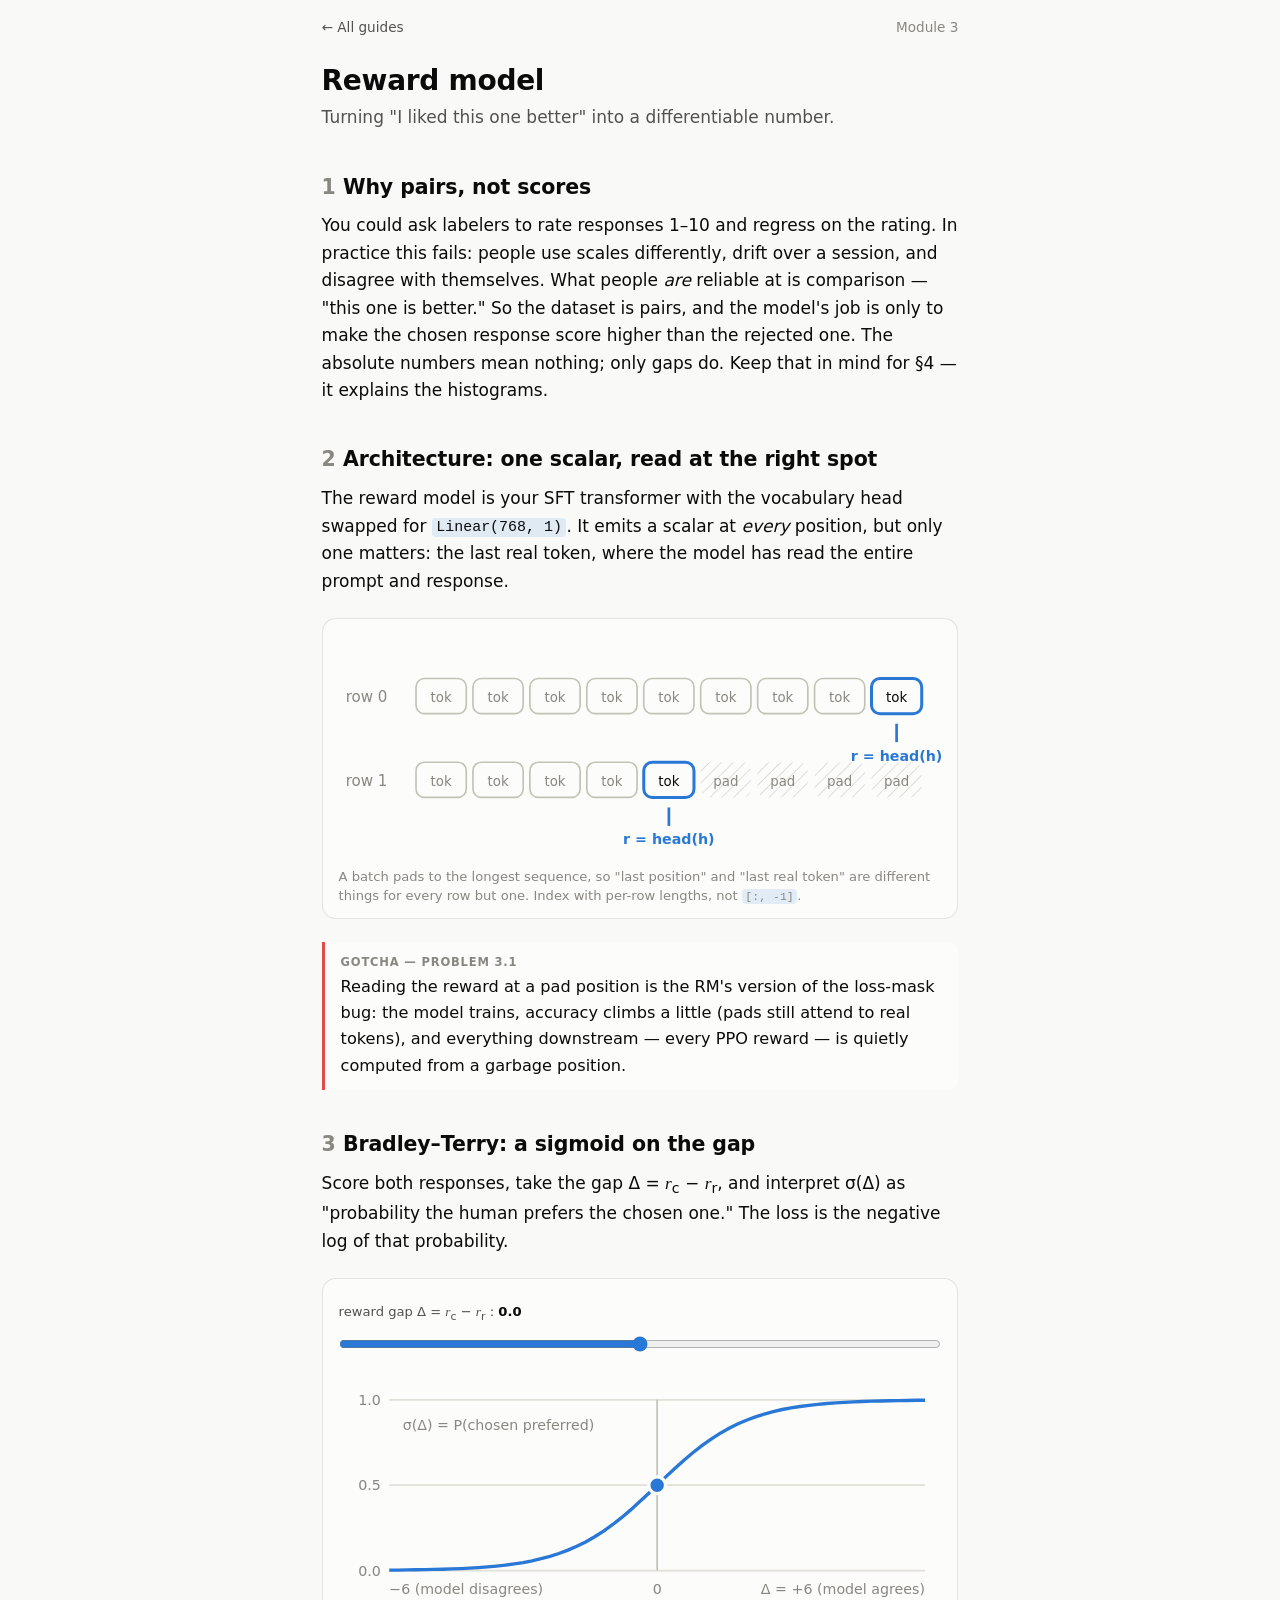
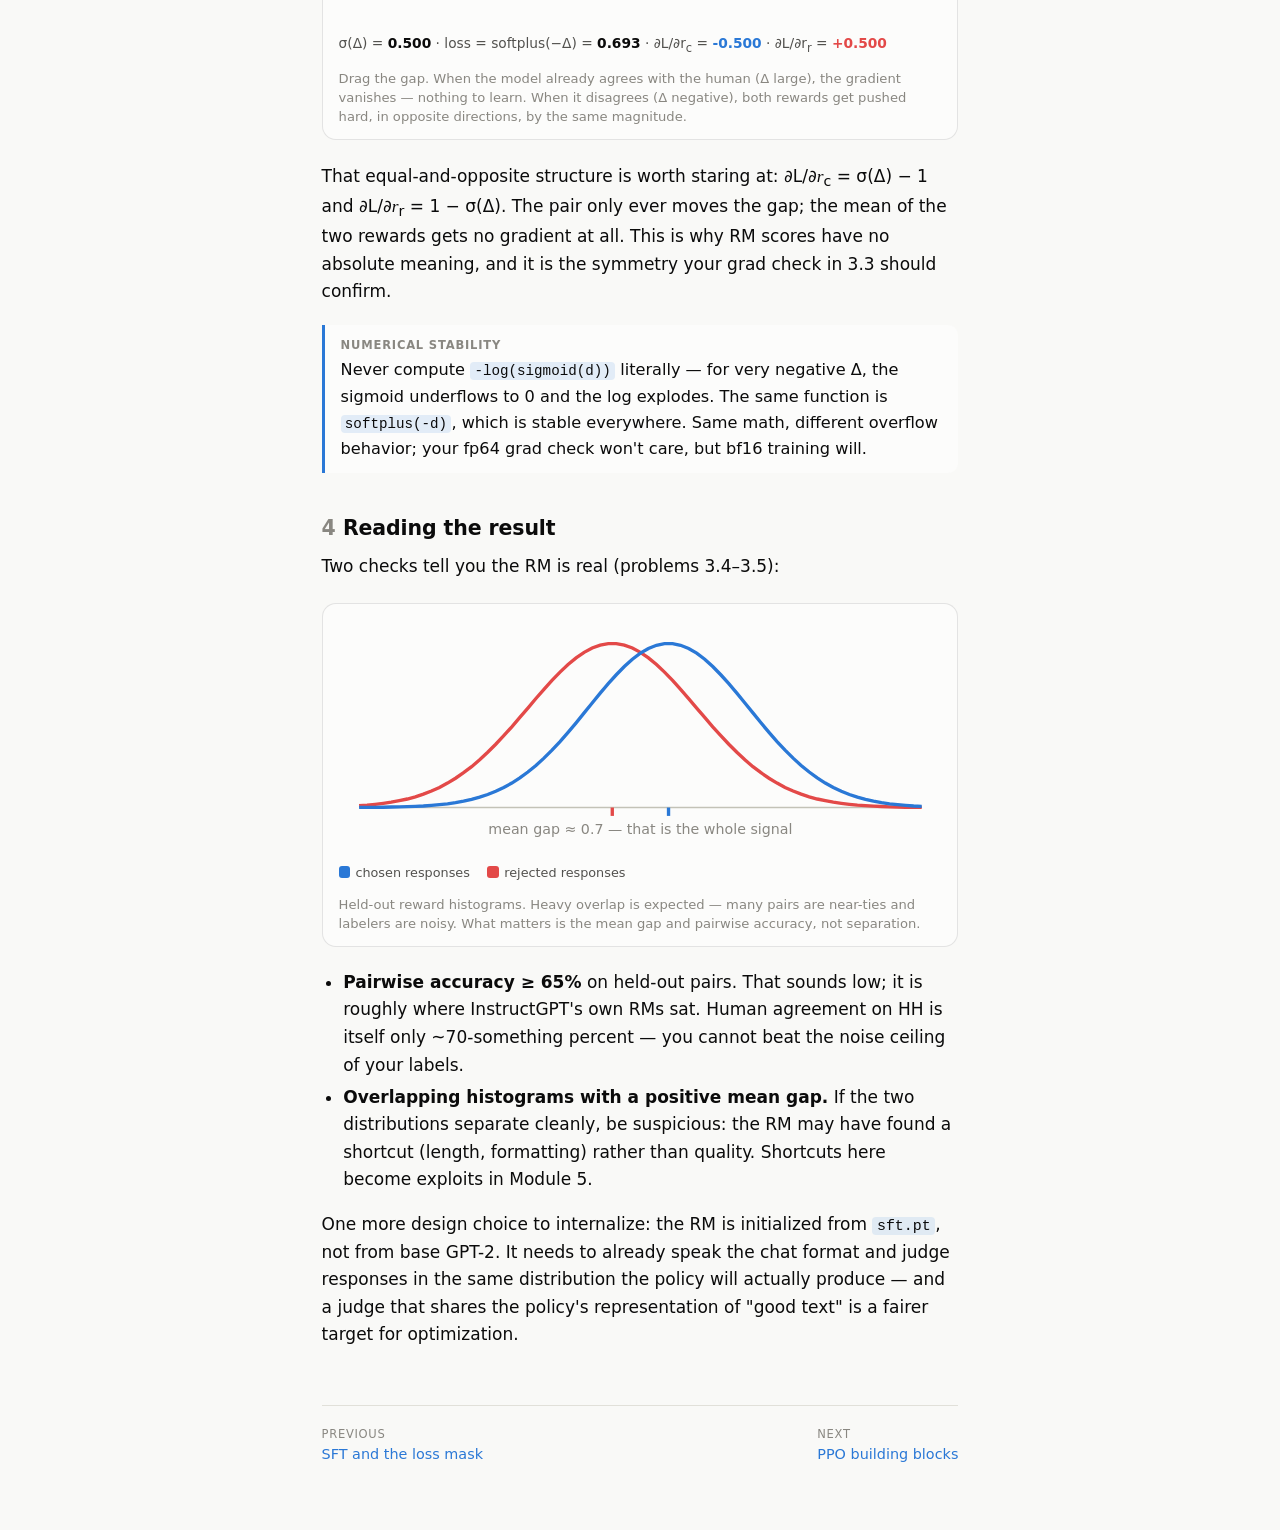
<file: docs/03-rm.html>
<!doctype html>
<html lang="en">
<head>
<meta charset="utf-8">
<meta name="viewport" content="width=device-width, initial-scale=1">
<title>Reward model — LearnRLHF</title>
<meta name="description" content="Bradley–Terry preference learning, last-token pooling, and reward calibration — the concepts behind Module 3.">
<link rel="stylesheet" href="guide.css">
</head>
<body>
<div class="wrap">

<nav class="topbar">
  <a href="index.html">← All guides</a>
  <span class="crumb">Module 3</span>
</nav>

<h1>Reward model</h1>
<p class="subtitle">Turning "I liked this one better" into a differentiable number.</p>

<h2><span class="secno">1</span>Why pairs, not scores</h2>

<p>You could ask labelers to rate responses 1–10 and regress on the rating. In practice
this fails: people use scales differently, drift over a session, and disagree with
themselves. What people <em>are</em> reliable at is comparison — "this one is better."
So the dataset is pairs, and the model's job is only to make the chosen response score
higher than the rejected one. The absolute numbers mean nothing; only gaps do. Keep that
in mind for §4 — it explains the histograms.</p>

<h2><span class="secno">2</span>Architecture: one scalar, read at the right spot</h2>

<p>The reward model is your SFT transformer with the vocabulary head swapped for
<code>Linear(768, 1)</code>. It emits a scalar at <em>every</em> position, but only one
matters: the last real token, where the model has read the entire prompt and response.</p>

<figure class="viz">
  <svg viewBox="0 0 360 132" id="pool-svg" role="img" aria-label="Two padded sequences in a batch; the reward is read at each sequence's last real token, not at the final padded position."></svg>
  <figcaption>A batch pads to the longest sequence, so "last position" and "last real
  token" are different things for every row but one. Index with per-row lengths, not
  <code>[:, -1]</code>.</figcaption>
</figure>

<div class="callout gotcha">
  <span class="tag">Gotcha — problem 3.1</span>
  Reading the reward at a pad position is the RM's version of the loss-mask bug: the
  model trains, accuracy climbs a little (pads still attend to real tokens), and
  everything downstream — every PPO reward — is quietly computed from a garbage position.
</div>

<h2><span class="secno">3</span>Bradley–Terry: a sigmoid on the gap</h2>

<p>Score both responses, take the gap Δ = <var>r</var><sub>c</sub> −
<var>r</var><sub>r</sub>, and interpret σ(Δ) as "probability the human prefers the
chosen one." The loss is the negative log of that probability.</p>

<figure class="viz">
  <div class="ctl">
    <label>reward gap Δ = <var>r</var><sub>c</sub> − <var>r</var><sub>r</sub> : <span class="val" id="bt-d-val">0.0</span>
      <input type="range" id="bt-d" min="-6" max="6" step="0.1" value="0"></label>
  </div>
  <svg viewBox="0 0 360 150" id="bt-svg"></svg>
  <div class="readout" id="bt-read"></div>
  <figcaption>Drag the gap. When the model already agrees with the human (Δ large), the
  gradient vanishes — nothing to learn. When it disagrees (Δ negative), both rewards get
  pushed hard, in opposite directions, by the same magnitude.</figcaption>
</figure>

<p>That equal-and-opposite structure is worth staring at:
∂L/∂<var>r</var><sub>c</sub> = σ(Δ) − 1 and ∂L/∂<var>r</var><sub>r</sub> = 1 − σ(Δ).
The pair only ever moves the gap; the mean of the two rewards gets no gradient at all.
This is why RM scores have no absolute meaning, and it is the symmetry your grad check
in 3.3 should confirm.</p>

<div class="callout">
  <span class="tag">Numerical stability</span>
  Never compute <code>-log(sigmoid(d))</code> literally — for very negative Δ, the
  sigmoid underflows to 0 and the log explodes. The same function is
  <code>softplus(-d)</code>, which is stable everywhere. Same math, different overflow
  behavior; your fp64 grad check won't care, but bf16 training will.
</div>

<h2><span class="secno">4</span>Reading the result</h2>

<p>Two checks tell you the RM is real (problems 3.4–3.5):</p>

<figure class="viz">
  <svg viewBox="0 0 360 140" id="hist-svg" role="img" aria-label="Two heavily overlapping reward distributions for chosen and rejected responses, with the chosen mean slightly higher."></svg>
  <div class="legend">
    <span><span class="key" style="background:var(--blue)"></span>chosen responses</span>
    <span><span class="key" style="background:var(--red)"></span>rejected responses</span>
  </div>
  <figcaption>Held-out reward histograms. Heavy overlap is expected — many pairs are
  near-ties and labelers are noisy. What matters is the mean gap and pairwise accuracy,
  not separation.</figcaption>
</figure>

<ul>
  <li><strong>Pairwise accuracy ≥ 65%</strong> on held-out pairs. That sounds low; it is
  roughly where InstructGPT's own RMs sat. Human agreement on HH is itself only
  ~70-something percent — you cannot beat the noise ceiling of your labels.</li>
  <li><strong>Overlapping histograms with a positive mean gap.</strong> If the two
  distributions separate cleanly, be suspicious: the RM may have found a shortcut
  (length, formatting) rather than quality. Shortcuts here become exploits in Module 5.</li>
</ul>

<p>One more design choice to internalize: the RM is initialized from <code>sft.pt</code>,
not from base GPT-2. It needs to already speak the chat format and judge responses in
the same distribution the policy will actually produce — and a judge that shares the
policy's representation of "good text" is a fairer target for optimization.</p>

<nav class="pager">
  <a href="02-sft.html"><span class="dir">Previous</span>SFT and the loss mask</a>
  <a href="04-ppo.html"><span class="dir">Next</span>PPO building blocks</a>
</nav>

</div>
<script>
(function () {
  function cssv(n) { return getComputedStyle(document.documentElement).getPropertyValue(n).trim(); }

  /* ---- pooling diagram ---- */
  function drawPool() {
    var blue = cssv("--blue"), axis = cssv("--axis"), muted = cssv("--muted"), ink = cssv("--ink");
    var s = '<defs><pattern id="ph" width="5" height="5" patternTransform="rotate(45)" patternUnits="userSpaceOnUse">' +
      '<line x1="0" y1="0" x2="0" y2="5" stroke="' + axis + '" stroke-width="1"/></pattern></defs>';
    var rows = [
      { label: "row 0", real: 9, y: 26 },
      { label: "row 1", real: 5, y: 76 }
    ];
    var n = 9, w = 30, gap = 4, x0 = 46;
    rows.forEach(function (r) {
      s += '<text x="4" y="' + (r.y + 14) + '" font-size="9" fill="' + muted + '">' + r.label + "</text>";
      for (var i = 0; i < n; i++) {
        var x = x0 + i * (w + gap);
        var last = i === r.real - 1;
        if (i < r.real) {
          s += '<rect x="' + x + '" y="' + r.y + '" width="' + w + '" height="21" rx="5" fill="none" stroke="' +
            (last ? blue : axis) + '" stroke-width="' + (last ? 1.8 : 1) + '"/>';
          s += '<text x="' + (x + w / 2) + '" y="' + (r.y + 14) + '" text-anchor="middle" font-size="8" fill="' +
            (last ? ink : muted) + '">tok</text>';
        } else {
          s += '<rect x="' + x + '" y="' + r.y + '" width="' + w + '" height="21" rx="5" fill="url(#ph)" opacity="0.6"/>';
          s += '<text x="' + (x + w / 2) + '" y="' + (r.y + 14) + '" text-anchor="middle" font-size="8" fill="' + muted + '">pad</text>';
        }
        if (last) {
          var cx = x + w / 2;
          s += '<path d="M' + cx + " " + (r.y + 27) + " L" + cx + " " + (r.y + 38) + '" stroke="' + blue + '" stroke-width="1.6"/>';
          s += '<text x="' + cx + '" y="' + (r.y + 49) + '" text-anchor="middle" font-size="8.5" font-weight="700" fill="' + blue + '">r = head(h)</text>';
        }
      }
    });
    document.getElementById("pool-svg").innerHTML = s;
  }

  /* ---- Bradley-Terry widget ---- */
  var btD = document.getElementById("bt-d");
  function sig(x) { return 1 / (1 + Math.exp(-x)); }
  function drawBT() {
    var d = parseFloat(btD.value);
    document.getElementById("bt-d-val").textContent = d.toFixed(1);
    var blue = cssv("--blue"), red = cssv("--red"), axis = cssv("--axis"),
        grid = cssv("--grid"), muted = cssv("--muted"), ink = cssv("--ink");
    var x0 = 30, x1 = 350, ybot = 118, ytop = 16;
    function X(v) { return x0 + (v + 6) / 12 * (x1 - x0); }
    function Y(p) { return ybot - p * (ybot - ytop); }
    var s = "";
    [0, 0.5, 1].forEach(function (p) {
      s += '<line x1="' + x0 + '" y1="' + Y(p) + '" x2="' + x1 + '" y2="' + Y(p) + '" stroke="' + grid + '" stroke-width="1"/>';
      s += '<text x="' + (x0 - 5) + '" y="' + (Y(p) + 3) + '" text-anchor="end" font-size="8.5" fill="' + muted + '">' + p.toFixed(1) + "</text>";
    });
    var pts = [];
    for (var v = -6; v <= 6.001; v += 0.2) {
      pts.push(X(v).toFixed(1) + "," + Y(sig(v)).toFixed(1));
    }
    s += '<polyline points="' + pts.join(" ") + '" fill="none" stroke="' + blue + '" stroke-width="2"/>';
    s += '<line x1="' + X(d) + '" y1="' + ytop + '" x2="' + X(d) + '" y2="' + ybot + '" stroke="' + axis + '" stroke-width="1" />';
    s += '<circle cx="' + X(d) + '" cy="' + Y(sig(d)) + '" r="5" fill="' + blue + '" stroke="' + cssv("--surface") + '" stroke-width="2"/>';
    s += '<text x="' + X(0) + '" y="' + (ybot + 14) + '" text-anchor="middle" font-size="8.5" fill="' + muted + '">0</text>';
    s += '<text x="' + x1 + '" y="' + (ybot + 14) + '" text-anchor="end" font-size="8.5" fill="' + muted + '">Δ = +6 (model agrees)</text>';
    s += '<text x="' + x0 + '" y="' + (ybot + 14) + '" font-size="8.5" fill="' + muted + '">−6 (model disagrees)</text>';
    s += '<text x="' + (x0 + 8) + '" y="' + (ytop + 18) + '" font-size="8.5" fill="' + muted + '">σ(Δ) = P(chosen preferred)</text>';
    document.getElementById("bt-svg").innerHTML = s;
    var loss = Math.log(1 + Math.exp(-d));
    var gc = sig(d) - 1, gr = 1 - sig(d);
    document.getElementById("bt-read").innerHTML =
      "σ(Δ) = <b>" + sig(d).toFixed(3) + "</b> · loss = softplus(−Δ) = <b>" + loss.toFixed(3) + "</b>" +
      " · ∂L/∂r<sub>c</sub> = <b style='color:" + blue + "'>" + gc.toFixed(3) + "</b>" +
      " · ∂L/∂r<sub>r</sub> = <b style='color:" + red + "'>+" + gr.toFixed(3) + "</b>";
  }
  btD.addEventListener("input", drawBT);

  /* ---- calibration histograms ---- */
  function drawHist() {
    var blue = cssv("--blue"), red = cssv("--red"), axis = cssv("--axis"), muted = cssv("--muted");
    var x0 = 12, x1 = 348, ybot = 112, ytop = 14;
    function X(v) { return x0 + (v + 3.5) / 7 * (x1 - x0); }
    function curve(mu, sd) {
      var pts = [];
      for (var v = -3.5; v <= 3.501; v += 0.1) {
        var p = Math.exp(-0.5 * Math.pow((v - mu) / sd, 2));
        pts.push(X(v).toFixed(1) + "," + (ybot - p * (ybot - ytop)).toFixed(1));
      }
      return pts.join(" ");
    }
    var s = '<line x1="' + x0 + '" y1="' + ybot + '" x2="' + x1 + '" y2="' + ybot + '" stroke="' + axis + '" stroke-width="1"/>';
    s += '<polyline points="' + curve(-0.35, 1.05) + '" fill="none" stroke="' + red + '" stroke-width="2"/>';
    s += '<polyline points="' + curve(0.35, 1.0) + '" fill="none" stroke="' + blue + '" stroke-width="2"/>';
    s += '<line x1="' + X(-0.35) + '" y1="' + ybot + '" x2="' + X(-0.35) + '" y2="' + (ybot + 5) + '" stroke="' + red + '" stroke-width="2"/>';
    s += '<line x1="' + X(0.35) + '" y1="' + ybot + '" x2="' + X(0.35) + '" y2="' + (ybot + 5) + '" stroke="' + blue + '" stroke-width="2"/>';
    s += '<text x="' + X(0) + '" y="' + (ybot + 16) + '" text-anchor="middle" font-size="8.5" fill="' + muted + '">mean gap ≈ 0.7 — that is the whole signal</text>';
    document.getElementById("hist-svg").innerHTML = s;
  }

  function all() { drawPool(); drawBT(); drawHist(); }
  all();
  if (window.matchMedia) {
    window.matchMedia("(prefers-color-scheme: dark)").addEventListener("change", all);
  }
})();
</script>
</body>
</html>
</file>
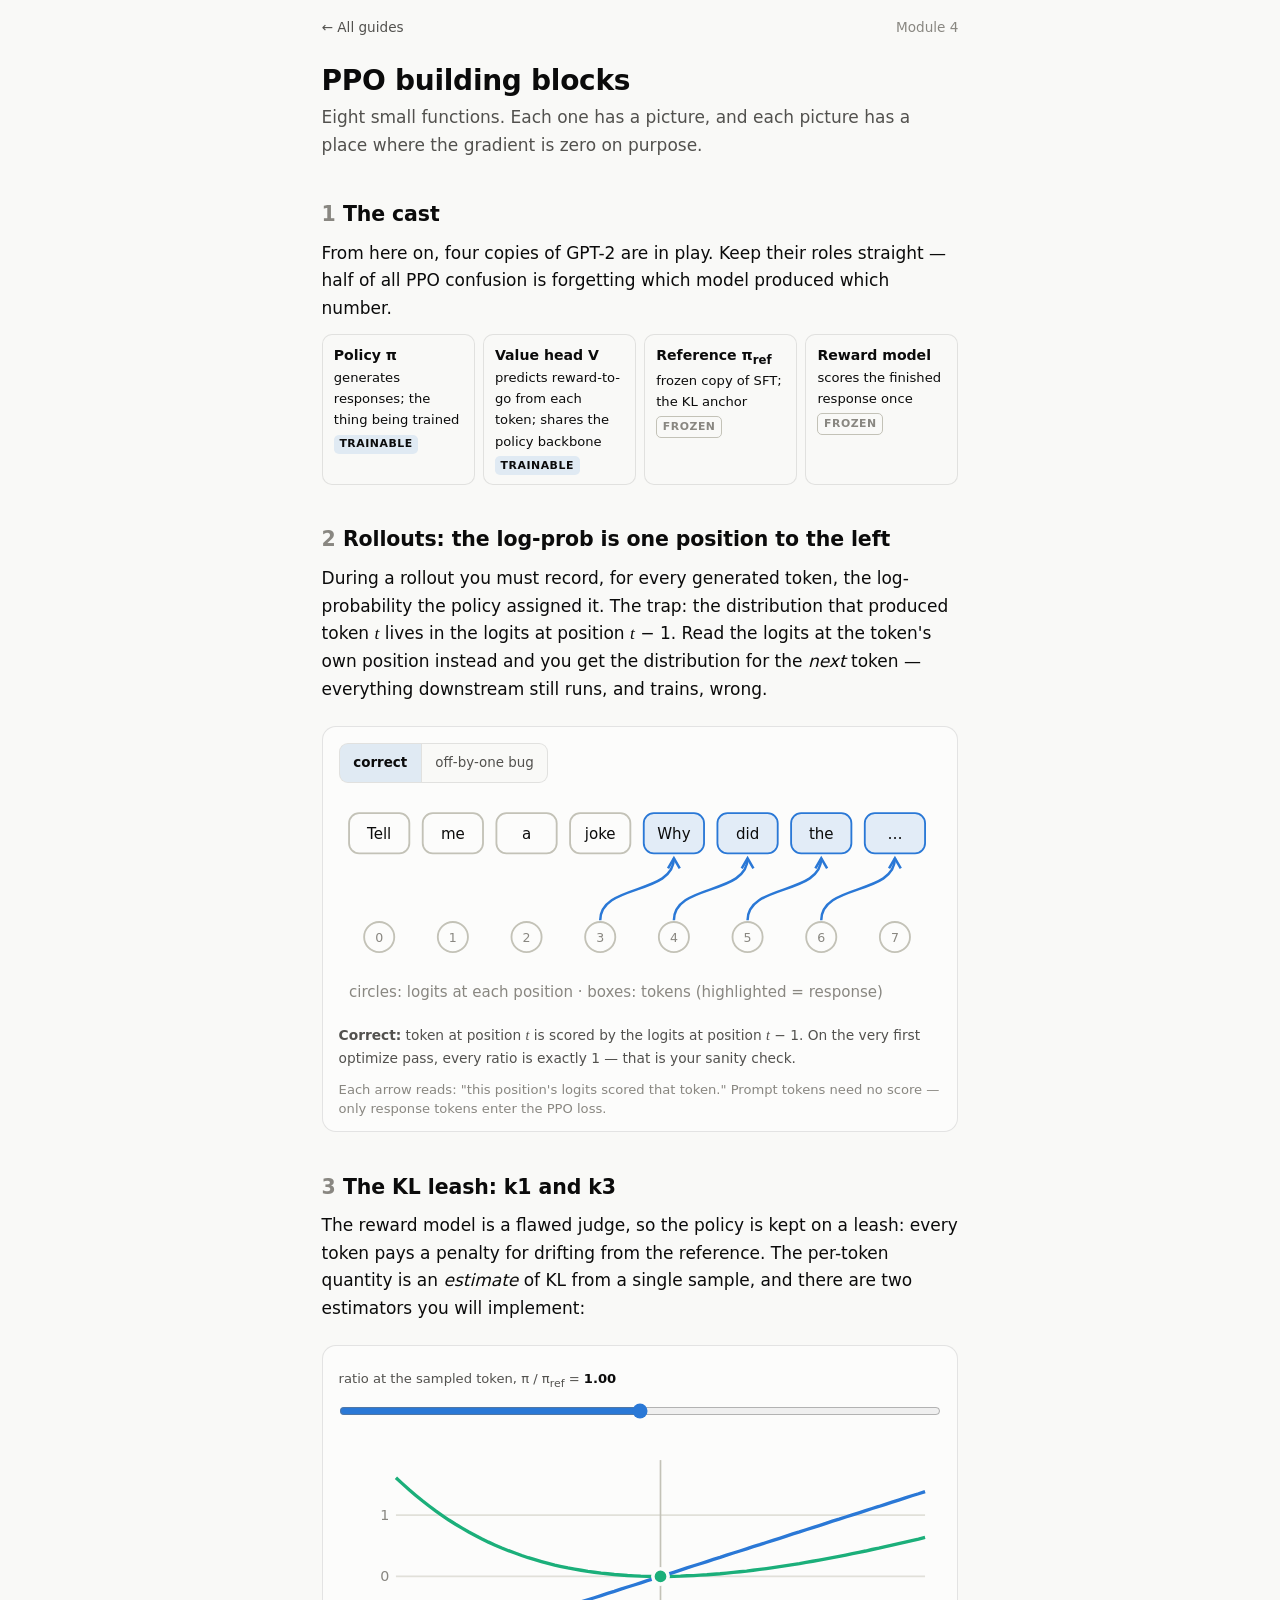
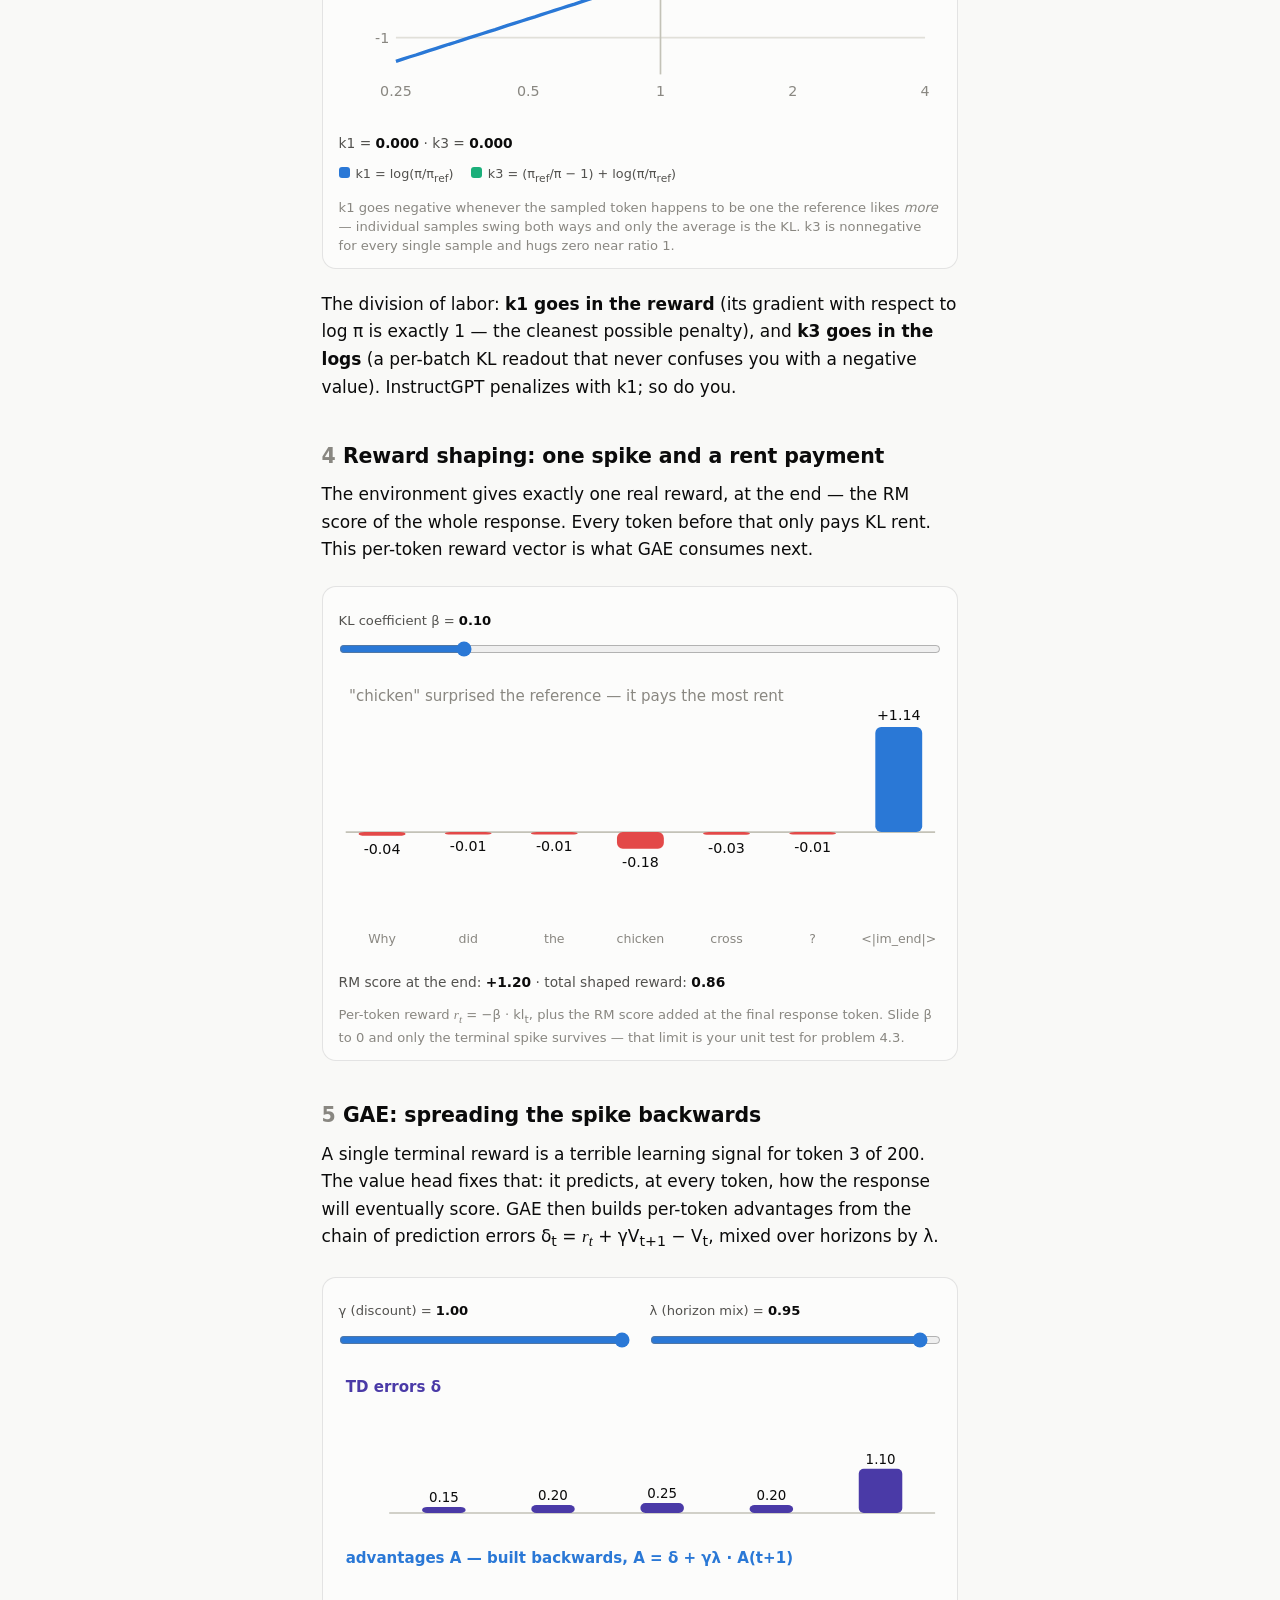
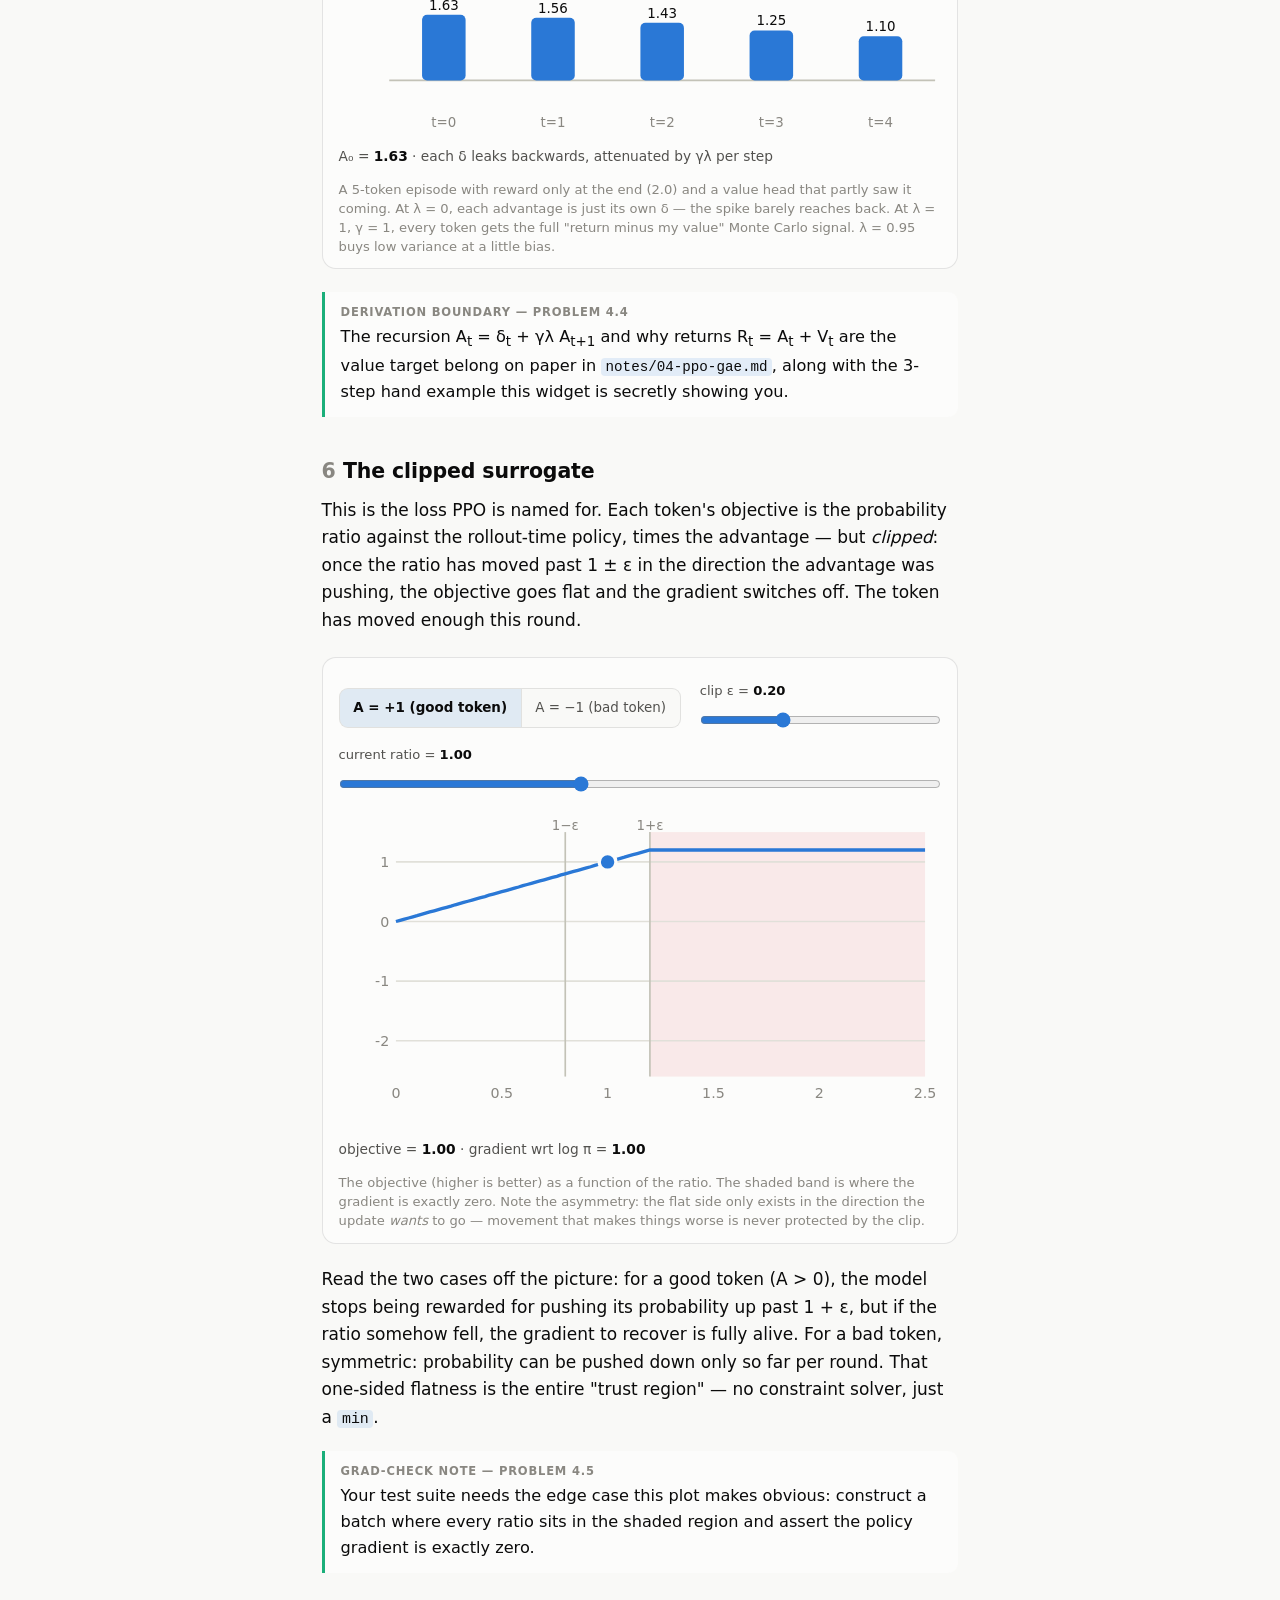
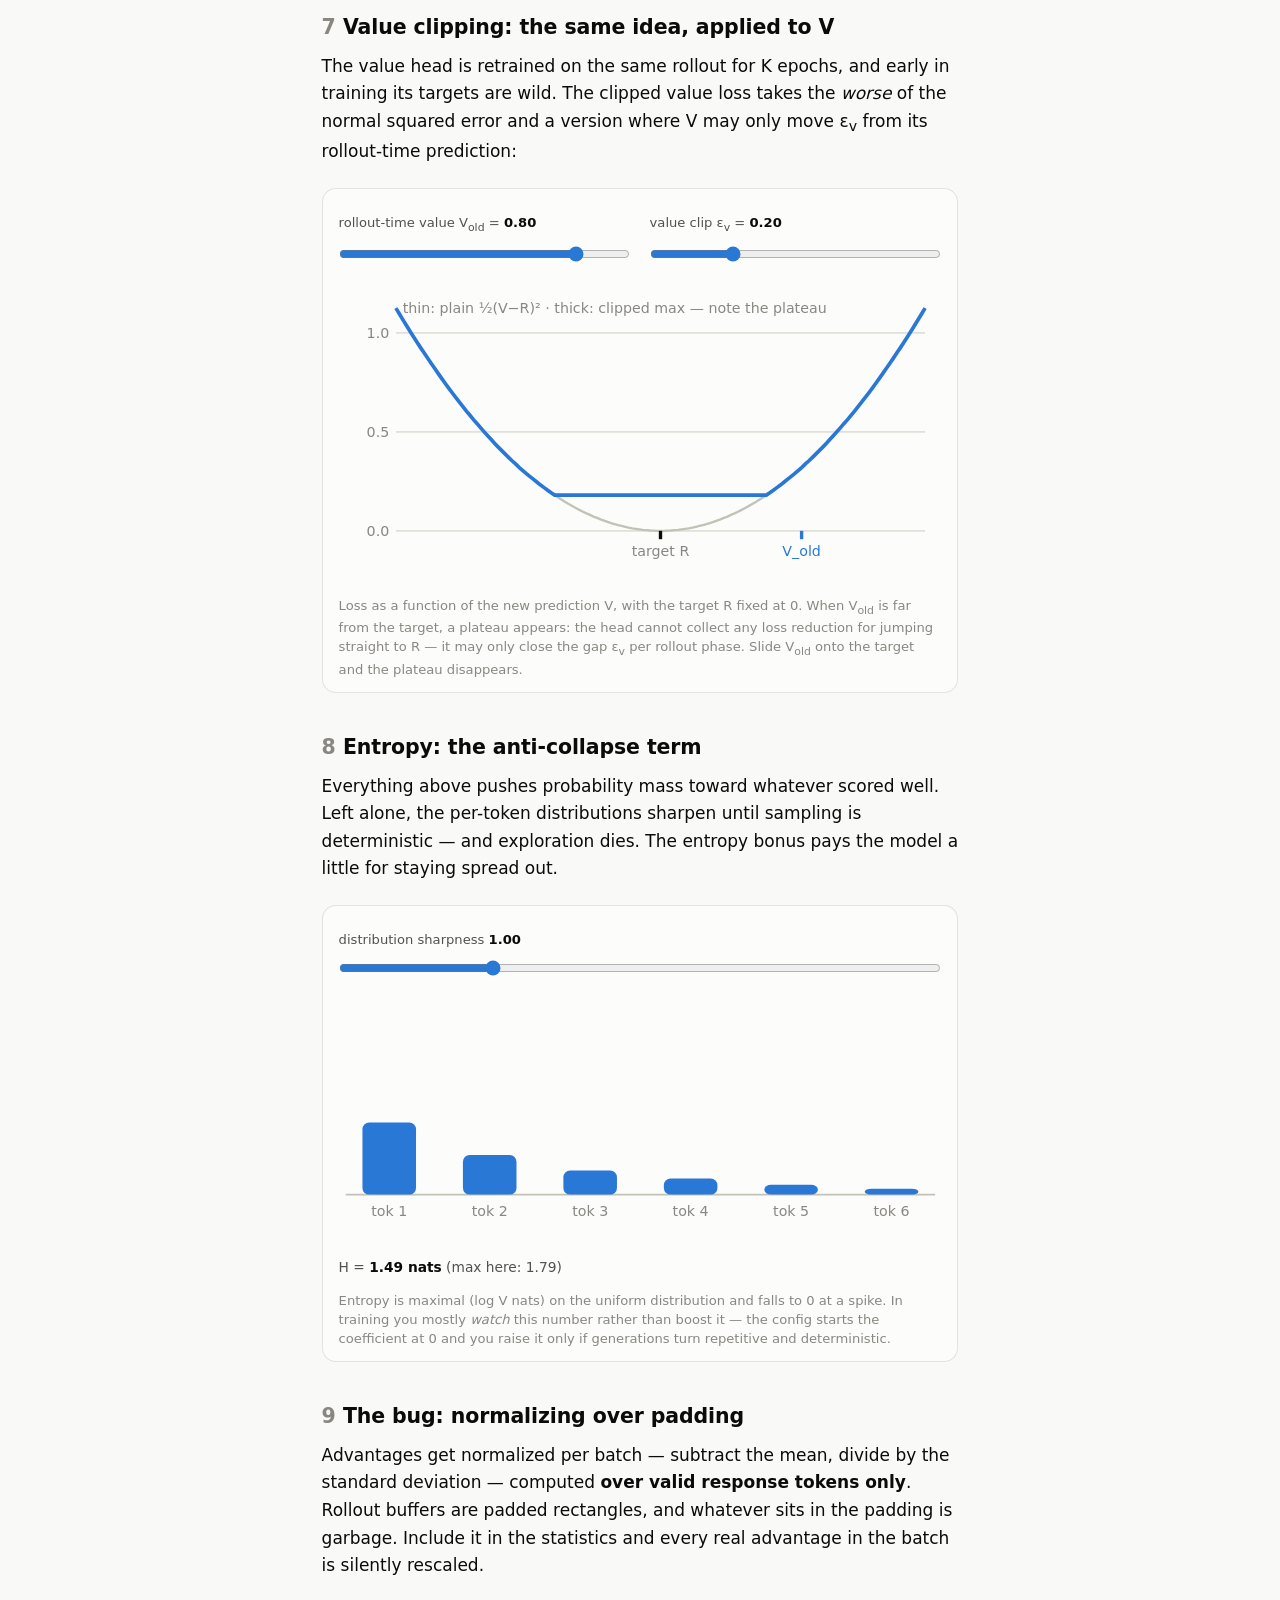
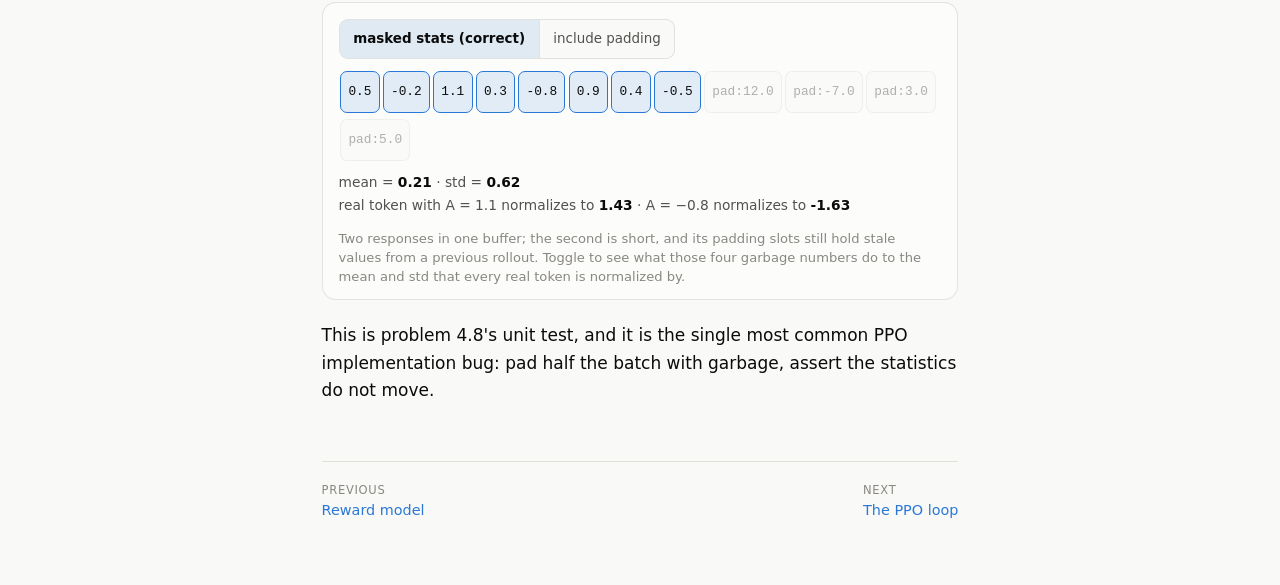
<file: docs/04-ppo.html>
<!doctype html>
<html lang="en">
<head>
<meta charset="utf-8">
<meta name="viewport" content="width=device-width, initial-scale=1">
<title>PPO building blocks — LearnRLHF</title>
<meta name="description" content="KL penalties, reward shaping, GAE, the clipped surrogate, value clipping, and entropy — the concepts behind Module 4.">
<link rel="stylesheet" href="guide.css">
</head>
<body>
<div class="wrap">

<nav class="topbar">
  <a href="index.html">← All guides</a>
  <span class="crumb">Module 4</span>
</nav>

<h1>PPO building blocks</h1>
<p class="subtitle">Eight small functions. Each one has a picture, and each picture has a
place where the gradient is zero on purpose.</p>

<h2><span class="secno">1</span>The cast</h2>

<p>From here on, four copies of GPT-2 are in play. Keep their roles straight — half of
all PPO confusion is forgetting which model produced which number.</p>

<div class="castrow">
  <div class="cast"><b>Policy π</b>generates responses; the thing being trained
    <span class="badge train">trainable</span></div>
  <div class="cast"><b>Value head V</b>predicts reward-to-go from each token; shares the policy backbone
    <span class="badge train">trainable</span></div>
  <div class="cast"><b>Reference π<sub>ref</sub></b>frozen copy of SFT; the KL anchor
    <span class="badge frozen">frozen</span></div>
  <div class="cast"><b>Reward model</b>scores the finished response once
    <span class="badge frozen">frozen</span></div>
</div>

<h2><span class="secno">2</span>Rollouts: the log-prob is one position to the left</h2>

<p>During a rollout you must record, for every generated token, the log-probability the
policy assigned it. The trap: the distribution that produced token
<var>t</var> lives in the logits at position <var>t</var> − 1. Read the logits at the
token's own position instead and you get the distribution for the <em>next</em> token —
everything downstream still runs, and trains, wrong.</p>

<figure class="viz">
  <div class="seg" role="group" aria-label="alignment" id="ro-seg">
    <button aria-pressed="true">correct</button>
    <button aria-pressed="false">off-by-one bug</button>
  </div>
  <svg viewBox="0 0 360 140" id="ro-svg"></svg>
  <p id="ro-read" style="font-size:0.86rem;color:var(--ink-2);margin:0.4rem 0 0"></p>
  <figcaption>Each arrow reads: "this position's logits scored that token." Prompt
  tokens need no score — only response tokens enter the PPO loss.</figcaption>
</figure>

<h2><span class="secno">3</span>The KL leash: k1 and k3</h2>

<p>The reward model is a flawed judge, so the policy is kept on a leash: every token pays
a penalty for drifting from the reference. The per-token quantity is an <em>estimate</em>
of KL from a single sample, and there are two estimators you will implement:</p>

<figure class="viz">
  <div class="ctl">
    <label>ratio at the sampled token, π / π<sub>ref</sub> = <span class="val" id="kl-r-val">1.00</span>
      <input type="range" id="kl-r" min="-2" max="2" step="0.05" value="0"></label>
  </div>
  <svg viewBox="0 0 360 170" id="kl-svg"></svg>
  <div class="readout" id="kl-read"></div>
  <div class="legend">
    <span><span class="key" style="background:var(--blue)"></span>k1 = log(π/π<sub>ref</sub>)</span>
    <span><span class="key" style="background:var(--aqua)"></span>k3 = (π<sub>ref</sub>/π − 1) + log(π/π<sub>ref</sub>)</span>
  </div>
  <figcaption>k1 goes negative whenever the sampled token happens to be one the reference
  likes <em>more</em> — individual samples swing both ways and only the average is the
  KL. k3 is nonnegative for every single sample and hugs zero near ratio 1.</figcaption>
</figure>

<p>The division of labor: <strong>k1 goes in the reward</strong> (its gradient with
respect to log π is exactly 1 — the cleanest possible penalty), and
<strong>k3 goes in the logs</strong> (a per-batch KL readout that never confuses you with
a negative value). InstructGPT penalizes with k1; so do you.</p>

<h2><span class="secno">4</span>Reward shaping: one spike and a rent payment</h2>

<p>The environment gives exactly one real reward, at the end — the RM score of the whole
response. Every token before that only pays KL rent. This per-token reward vector is
what GAE consumes next.</p>

<figure class="viz">
  <div class="ctl">
    <label>KL coefficient β = <span class="val" id="rs-b-val">0.10</span>
      <input type="range" id="rs-b" min="0" max="0.5" step="0.01" value="0.1"></label>
  </div>
  <svg viewBox="0 0 360 170" id="rs-svg"></svg>
  <div class="readout" id="rs-read"></div>
  <figcaption>Per-token reward <var>r<sub>t</sub></var> = −β · kl<sub>t</sub>, plus the
  RM score added at the final response token. Slide β to 0 and only the terminal spike
  survives — that limit is your unit test for problem 4.3.</figcaption>
</figure>

<h2><span class="secno">5</span>GAE: spreading the spike backwards</h2>

<p>A single terminal reward is a terrible learning signal for token 3 of 200. The value
head fixes that: it predicts, at every token, how the response will eventually score. GAE
then builds per-token advantages from the chain of prediction errors
δ<sub>t</sub> = <var>r<sub>t</sub></var> + γV<sub>t+1</sub> − V<sub>t</sub>, mixed over
horizons by λ.</p>

<figure class="viz">
  <div class="ctl">
    <label>γ (discount) = <span class="val" id="ga-g-val">1.00</span>
      <input type="range" id="ga-g" min="0.5" max="1" step="0.01" value="1"></label>
    <label>λ (horizon mix) = <span class="val" id="ga-l-val">0.95</span>
      <input type="range" id="ga-l" min="0" max="1" step="0.01" value="0.95"></label>
  </div>
  <svg viewBox="0 0 360 220" id="ga-svg"></svg>
  <div class="readout" id="ga-read"></div>
  <figcaption>A 5-token episode with reward only at the end (2.0) and a value head that
  partly saw it coming. At λ = 0, each advantage is just its own δ — the spike barely
  reaches back. At λ = 1, γ = 1, every token gets the full "return minus my value"
  Monte Carlo signal. λ = 0.95 buys low variance at a little bias.</figcaption>
</figure>

<div class="callout check">
  <span class="tag">Derivation boundary — problem 4.4</span>
  The recursion A<sub>t</sub> = δ<sub>t</sub> + γλ A<sub>t+1</sub> and why returns
  R<sub>t</sub> = A<sub>t</sub> + V<sub>t</sub> are the value target belong on paper in
  <code>notes/04-ppo-gae.md</code>, along with the 3-step hand example this widget is
  secretly showing you.
</div>

<h2><span class="secno">6</span>The clipped surrogate</h2>

<p>This is the loss PPO is named for. Each token's objective is the probability ratio
against the rollout-time policy, times the advantage — but <em>clipped</em>: once the
ratio has moved past 1 ± ε in the direction the advantage was pushing, the objective
goes flat and the gradient switches off. The token has moved enough this round.</p>

<figure class="viz">
  <div class="ctl">
    <div class="seg" role="group" aria-label="advantage sign" id="cl-seg">
      <button aria-pressed="true">A = +1 (good token)</button>
      <button aria-pressed="false">A = −1 (bad token)</button>
    </div>
    <label>clip ε = <span class="val" id="cl-e-val">0.20</span>
      <input type="range" id="cl-e" min="0.05" max="0.5" step="0.01" value="0.2"></label>
    <label>current ratio = <span class="val" id="cl-r-val">1.00</span>
      <input type="range" id="cl-r" min="0" max="2.5" step="0.01" value="1"></label>
  </div>
  <svg viewBox="0 0 360 190" id="cl-svg"></svg>
  <div class="readout" id="cl-read"></div>
  <figcaption>The objective (higher is better) as a function of the ratio. The shaded
  band is where the gradient is exactly zero. Note the asymmetry: the flat side only
  exists in the direction the update <em>wants</em> to go — movement that makes things
  worse is never protected by the clip.</figcaption>
</figure>

<p>Read the two cases off the picture: for a good token (A &gt; 0), the model stops
being rewarded for pushing its probability up past 1 + ε, but if the ratio somehow fell,
the gradient to recover is fully alive. For a bad token, symmetric: probability can be
pushed down only so far per round. That one-sided flatness is the entire "trust region"
— no constraint solver, just a <code>min</code>.</p>

<div class="callout check">
  <span class="tag">Grad-check note — problem 4.5</span>
  Your test suite needs the edge case this plot makes obvious: construct a batch where
  every ratio sits in the shaded region and assert the policy gradient is exactly zero.
</div>

<h2><span class="secno">7</span>Value clipping: the same idea, applied to V</h2>

<p>The value head is retrained on the same rollout for K epochs, and early in training
its targets are wild. The clipped value loss takes the <em>worse</em> of the normal
squared error and a version where V may only move ε<sub>v</sub> from its rollout-time
prediction:</p>

<figure class="viz">
  <div class="ctl">
    <label>rollout-time value V<sub>old</sub> = <span class="val" id="vc-o-val">0.8</span>
      <input type="range" id="vc-o" min="-1.2" max="1.2" step="0.05" value="0.8"></label>
    <label>value clip ε<sub>v</sub> = <span class="val" id="vc-e-val">0.20</span>
      <input type="range" id="vc-e" min="0.05" max="0.6" step="0.01" value="0.2"></label>
  </div>
  <svg viewBox="0 0 360 180" id="vc-svg"></svg>
  <figcaption>Loss as a function of the new prediction V, with the target R fixed at 0.
  When V<sub>old</sub> is far from the target, a plateau appears: the head cannot collect
  any loss reduction for jumping straight to R — it may only close the gap ε<sub>v</sub>
  per rollout phase. Slide V<sub>old</sub> onto the target and the plateau disappears.</figcaption>
</figure>

<h2><span class="secno">8</span>Entropy: the anti-collapse term</h2>

<p>Everything above pushes probability mass toward whatever scored well. Left alone, the
per-token distributions sharpen until sampling is deterministic — and exploration dies.
The entropy bonus pays the model a little for staying spread out.</p>

<figure class="viz">
  <div class="ctl">
    <label>distribution sharpness <span class="val" id="en-s-val">1.0</span>
      <input type="range" id="en-s" min="0" max="4" step="0.05" value="1"></label>
  </div>
  <svg viewBox="0 0 360 150" id="en-svg"></svg>
  <div class="readout" id="en-read"></div>
  <figcaption>Entropy is maximal (log V nats) on the uniform distribution and falls to 0
  at a spike. In training you mostly <em>watch</em> this number rather than boost it —
  the config starts the coefficient at 0 and you raise it only if generations turn
  repetitive and deterministic.</figcaption>
</figure>

<h2><span class="secno">9</span>The bug: normalizing over padding</h2>

<p>Advantages get normalized per batch — subtract the mean, divide by the standard
deviation — computed <strong>over valid response tokens only</strong>. Rollout buffers
are padded rectangles, and whatever sits in the padding is garbage. Include it in the
statistics and every real advantage in the batch is silently rescaled.</p>

<figure class="viz">
  <div class="seg" role="group" aria-label="stats mode" id="nm-seg">
    <button aria-pressed="true">masked stats (correct)</button>
    <button aria-pressed="false">include padding</button>
  </div>
  <div class="tokrow" id="nm-toks" style="line-height:2.6"></div>
  <div class="readout" id="nm-read" style="min-height:3em"></div>
  <figcaption>Two responses in one buffer; the second is short, and its padding slots
  still hold stale values from a previous rollout. Toggle to see what those four garbage
  numbers do to the mean and std that every real token is normalized by.</figcaption>
</figure>

<p>This is problem 4.8's unit test, and it is the single most common PPO implementation
bug: pad half the batch with garbage, assert the statistics do not move.</p>

<nav class="pager">
  <a href="03-rm.html"><span class="dir">Previous</span>Reward model</a>
  <a href="05-loop.html"><span class="dir">Next</span>The PPO loop</a>
</nav>

</div>
<script>
(function () {
  function cssv(n) { return getComputedStyle(document.documentElement).getPropertyValue(n).trim(); }
  function seg(el, fn) {
    Array.prototype.forEach.call(el.children, function (b, i) {
      b.addEventListener("click", function () {
        Array.prototype.forEach.call(el.children, function (bb, j) {
          bb.setAttribute("aria-pressed", j === i ? "true" : "false");
        });
        fn(i);
      });
    });
  }

  /* ---- 2. rollout alignment ---- */
  var roBug = false;
  var roToks = ["Tell", "me", "a", "joke", "Why", "did", "the", "…"];
  var roPromptLen = 4;
  seg(document.getElementById("ro-seg"), function (i) { roBug = i === 1; drawRO(); });
  function drawRO() {
    var blue = cssv("--blue"), red = cssv("--red"), axis = cssv("--axis"),
        muted = cssv("--muted"), ink = cssv("--ink"), tint = cssv("--blue-tint");
    var n = roToks.length, w = 36, gap = 8, x0 = 6, yTok = 18, yLog = 92, hh = 24;
    var arrowColor = roBug ? red : blue;
    var s = "";
    for (var i = 0; i < n; i++) {
      var x = x0 + i * (w + gap);
      var isResp = i >= roPromptLen;
      s += '<rect x="' + x + '" y="' + yTok + '" width="' + w + '" height="' + hh + '" rx="6" fill="' +
        (isResp ? tint : "none") + '" stroke="' + (isResp ? blue : axis) + '" stroke-width="1.1"/>';
      s += '<text x="' + (x + w / 2) + '" y="' + (yTok + 15.5) + '" text-anchor="middle" font-size="9" fill="' + ink + '">' + roToks[i] + "</text>";
      s += '<circle cx="' + (x + w / 2) + '" cy="' + yLog + '" r="9" fill="none" stroke="' + axis + '" stroke-width="1.1"/>';
      s += '<text x="' + (x + w / 2) + '" y="' + (yLog + 3) + '" text-anchor="middle" font-size="7.5" fill="' + muted + '">' + i + "</text>";
    }
    for (var t = roPromptLen; t < n; t++) {
      var src = roBug ? t : t - 1;
      var xs = x0 + src * (w + gap) + w / 2, xt = x0 + t * (w + gap) + w / 2;
      var y1 = yLog - 10, y2 = yTok + hh + 3;
      s += '<path d="M' + xs + " " + y1 + " C " + xs + " " + (y1 - 22) + ", " + xt + " " + (y2 + 22) + ", " + xt + " " + y2 +
        '" fill="none" stroke="' + arrowColor + '" stroke-width="1.5"/>';
      s += '<path d="M' + (xt - 3.5) + " " + (y2 + 6) + " L" + xt + " " + y2 + " L" + (xt + 3.5) + " " + (y2 + 6) +
        '" fill="none" stroke="' + arrowColor + '" stroke-width="1.5"/>';
    }
    s += '<text x="6" y="128" font-size="9" fill="' + muted + '">circles: logits at each position · boxes: tokens (highlighted = response)</text>';
    document.getElementById("ro-svg").innerHTML = s;
    document.getElementById("ro-read").innerHTML = roBug
      ? "<span style='color:var(--red)'><b>Bug:</b></span> each response token is scored by the logits at its <em>own</em> position — the distribution computed <em>after</em> the model already read it. Ratios start near garbage, not near 1."
      : "<b>Correct:</b> token at position <var>t</var> is scored by the logits at position <var>t</var> − 1. On the very first optimize pass, every ratio is exactly 1 — that is your sanity check.";
  }

  /* ---- 3. KL widget ---- */
  var klR = document.getElementById("kl-r");
  function drawKL() {
    var xlog = parseFloat(klR.value);
    var r = Math.pow(2, xlog);
    document.getElementById("kl-r-val").textContent = r.toFixed(2);
    var blue = cssv("--blue"), aqua = cssv("--aqua"), axis = cssv("--axis"),
        grid = cssv("--grid"), muted = cssv("--muted");
    var x0 = 34, x1 = 350, ytop = 12, ybot = 140;
    var ymin = -1.6, ymax = 1.9;
    function X(v) { return x0 + (v + 2) / 4 * (x1 - x0); }
    function Y(v) { return ybot - (v - ymin) / (ymax - ymin) * (ybot - ytop); }
    function k1(rr) { return Math.log(rr); }
    function k3(rr) { return (1 / rr - 1) + Math.log(rr); }
    var s = "";
    [-1, 0, 1].forEach(function (v) {
      s += '<line x1="' + x0 + '" y1="' + Y(v) + '" x2="' + x1 + '" y2="' + Y(v) + '" stroke="' + grid + '" stroke-width="1"/>';
      s += '<text x="' + (x0 - 4) + '" y="' + (Y(v) + 3) + '" text-anchor="end" font-size="8.5" fill="' + muted + '">' + v + "</text>";
    });
    [0.25, 0.5, 1, 2, 4].forEach(function (rv) {
      var xx = X(Math.log2(rv));
      s += '<text x="' + xx + '" y="' + (ybot + 13) + '" text-anchor="middle" font-size="8.5" fill="' + muted + '">' + rv + "</text>";
    });
    function curve(fn, color) {
      var pts = [];
      for (var v = -2; v <= 2.001; v += 0.05) {
        pts.push(X(v).toFixed(1) + "," + Y(fn(Math.pow(2, v))).toFixed(1));
      }
      return '<polyline points="' + pts.join(" ") + '" fill="none" stroke="' + color + '" stroke-width="2"/>';
    }
    s += curve(k3, aqua) + curve(k1, blue);
    s += '<line x1="' + X(xlog) + '" y1="' + ytop + '" x2="' + X(xlog) + '" y2="' + ybot + '" stroke="' + axis + '" stroke-width="1"/>';
    s += '<circle cx="' + X(xlog) + '" cy="' + Y(k1(r)) + '" r="4.5" fill="' + blue + '" stroke="' + cssv("--surface") + '" stroke-width="2"/>';
    s += '<circle cx="' + X(xlog) + '" cy="' + Y(k3(r)) + '" r="4.5" fill="' + aqua + '" stroke="' + cssv("--surface") + '" stroke-width="2"/>';
    document.getElementById("kl-svg").innerHTML = s;
    document.getElementById("kl-read").innerHTML =
      "k1 = <b>" + k1(r).toFixed(3) + "</b> · k3 = <b>" + k3(r).toFixed(3) + "</b>" +
      (k1(r) < 0 ? " · k1 sample is negative — fine, only the mean is the KL" : "");
  }
  klR.addEventListener("input", drawKL);

  /* ---- 4. reward shaping ---- */
  var rsToks = ["Why", "did", "the", "chicken", "cross", "?", "<|im_end|>"];
  var rsKL = [0.4, 0.1, 0.05, 1.8, 0.3, 0.15, 0.6];
  var rsRM = 1.2;
  var rsB = document.getElementById("rs-b");
  function drawRS() {
    var b = parseFloat(rsB.value);
    document.getElementById("rs-b-val").textContent = b.toFixed(2);
    var blue = cssv("--blue"), red = cssv("--red"), axis = cssv("--axis"),
        muted = cssv("--muted"), ink = cssv("--ink");
    var n = rsToks.length, w = 360 / n, mid = 92, sc = 55;
    var s = '<line x1="4" y1="' + mid + '" x2="356" y2="' + mid + '" stroke="' + axis + '" stroke-width="1"/>';
    var total = 0;
    for (var i = 0; i < n; i++) {
      var rt = -b * rsKL[i] + (i === n - 1 ? rsRM : 0);
      total += rt;
      var cx = i * w + w / 2;
      var h = rt * sc;
      var top = h >= 0 ? mid - h : mid;
      s += '<rect x="' + (cx - 14) + '" y="' + top + '" width="28" height="' + Math.max(1.5, Math.abs(h)) +
        '" rx="3.5" fill="' + (rt >= 0 ? blue : red) + '"/>';
      s += '<text x="' + cx + '" y="' + (h >= 0 ? top - 4 : top + Math.abs(h) + 11) + '" text-anchor="middle" font-size="8.5" fill="' + ink + '">' +
        (rt >= 0 ? "+" : "") + rt.toFixed(2) + "</text>";
      s += '<text x="' + cx + '" y="' + 158 + '" text-anchor="middle" font-size="7.5" fill="' + muted + '">' + rsToks[i] + "</text>";
    }
    s += '<text x="6" y="14" font-size="9" fill="' + muted + '">"chicken" surprised the reference — it pays the most rent</text>';
    document.getElementById("rs-svg").innerHTML = s;
    document.getElementById("rs-read").innerHTML =
      "RM score at the end: <b>+" + rsRM.toFixed(2) + "</b> · total shaped reward: <b>" + total.toFixed(2) + "</b>";
  }
  rsB.addEventListener("input", drawRS);

  /* ---- 5. GAE ---- */
  var gaR = [0, 0, 0, 0, 2.0];
  var gaV = [0.10, 0.25, 0.45, 0.70, 0.90];
  var gaG = document.getElementById("ga-g"), gaL = document.getElementById("ga-l");
  function drawGA() {
    var g = parseFloat(gaG.value), l = parseFloat(gaL.value);
    document.getElementById("ga-g-val").textContent = g.toFixed(2);
    document.getElementById("ga-l-val").textContent = l.toFixed(2);
    var T = gaR.length;
    var delta = [], A = new Array(T);
    for (var t = 0; t < T; t++) {
      var vNext = t + 1 < T ? gaV[t + 1] : 0;
      delta.push(gaR[t] + g * vNext - gaV[t]);
    }
    var acc = 0;
    for (var t2 = T - 1; t2 >= 0; t2--) {
      acc = delta[t2] + g * l * acc;
      A[t2] = acc;
    }
    var blue = cssv("--blue"), violet = cssv("--violet"), axis = cssv("--axis"),
        muted = cssv("--muted"), ink = cssv("--ink");
    function row(vals, y0, sc, color, label, labelY) {
      var s = '<line x1="30" y1="' + y0 + '" x2="356" y2="' + y0 + '" stroke="' + axis + '" stroke-width="1"/>';
      s += '<text x="4" y="' + labelY + '" font-size="9" font-weight="700" fill="' + color + '">' + label + "</text>";
      var w = 326 / T;
      for (var i = 0; i < T; i++) {
        var cx = 30 + i * w + w / 2;
        var h = vals[i] * sc;
        var top = h >= 0 ? y0 - h : y0;
        s += '<rect x="' + (cx - 13) + '" y="' + top + '" width="26" height="' + Math.max(1.5, Math.abs(h)) + '" rx="3" fill="' + color + '"/>';
        s += '<text x="' + cx + '" y="' + (h >= 0 ? top - 3 : top + Math.abs(h) + 10) + '" text-anchor="middle" font-size="8" fill="' + ink + '">' + vals[i].toFixed(2) + "</text>";
      }
      return s;
    }
    var s = row(delta, 86, 24, violet, "TD errors δ", 14);
    s += row(A, 186, 24, blue, "advantages A — built backwards, A = δ + γλ · A(t+1)", 116);
    var w2 = 326 / T;
    for (var k = 0; k < T; k++) {
      s += '<text x="' + (30 + k * w2 + w2 / 2) + '" y="214" text-anchor="middle" font-size="8" fill="' + muted + '">t=' + k + "</text>";
    }
    document.getElementById("ga-svg").innerHTML = s;
    var note = l < 0.05 ? "λ ≈ 0: advantage = own δ only; the terminal surprise never reaches early tokens"
      : (l > 0.97 && g > 0.99 ? "λ = 1, γ = 1: A_t = total return − V_t (Monte Carlo)" :
        "each δ leaks backwards, attenuated by γλ per step");
    document.getElementById("ga-read").innerHTML =
      "A₀ = <b>" + A[0].toFixed(2) + "</b> · " + note;
  }
  gaG.addEventListener("input", drawGA);
  gaL.addEventListener("input", drawGA);

  /* ---- 6. clipped surrogate ---- */
  var clA = 1;
  var clE = document.getElementById("cl-e"), clRr = document.getElementById("cl-r");
  seg(document.getElementById("cl-seg"), function (i) { clA = i === 0 ? 1 : -1; drawCL(); });
  function drawCL() {
    var e = parseFloat(clE.value), rcur = parseFloat(clRr.value);
    document.getElementById("cl-e-val").textContent = e.toFixed(2);
    document.getElementById("cl-r-val").textContent = rcur.toFixed(2);
    var A = clA;
    function obj(r) {
      var c = Math.min(Math.max(r, 1 - e), 1 + e);
      return Math.min(r * A, c * A);
    }
    var blue = cssv("--blue"), red = cssv("--red"), axis = cssv("--axis"),
        grid = cssv("--grid"), muted = cssv("--muted"), rt = cssv("--red-tint");
    var x0 = 34, x1 = 350, ytop = 12, ybot = 158;
    var ymin = -2.6, ymax = 1.5;
    function X(v) { return x0 + v / 2.5 * (x1 - x0); }
    function Y(v) { return ybot - (v - ymin) / (ymax - ymin) * (ybot - ytop); }
    var s = "";
    /* zero-gradient shading */
    if (A > 0) {
      s += '<rect x="' + X(1 + e) + '" y="' + ytop + '" width="' + (x1 - X(1 + e)) + '" height="' + (ybot - ytop) + '" fill="' + rt + '"/>';
    } else {
      s += '<rect x="' + x0 + '" y="' + ytop + '" width="' + (X(1 - e) - x0) + '" height="' + (ybot - ytop) + '" fill="' + rt + '"/>';
    }
    [-2, -1, 0, 1].forEach(function (v) {
      s += '<line x1="' + x0 + '" y1="' + Y(v) + '" x2="' + x1 + '" y2="' + Y(v) + '" stroke="' + grid + '" stroke-width="1"/>';
      s += '<text x="' + (x0 - 4) + '" y="' + (Y(v) + 3) + '" text-anchor="end" font-size="8.5" fill="' + muted + '">' + v + "</text>";
    });
    [0, 0.5, 1, 1.5, 2, 2.5].forEach(function (v) {
      s += '<text x="' + X(v) + '" y="' + (ybot + 13) + '" text-anchor="middle" font-size="8.5" fill="' + muted + '">' + v + "</text>";
    });
    /* 1-e, 1+e markers */
    [1 - e, 1 + e].forEach(function (v) {
      s += '<line x1="' + X(v) + '" y1="' + ytop + '" x2="' + X(v) + '" y2="' + ybot + '" stroke="' + axis + '" stroke-width="1"/>';
    });
    s += '<text x="' + X(1 - e) + '" y="' + (ytop - 1) + '" text-anchor="middle" font-size="8" fill="' + muted + '">1−ε</text>';
    s += '<text x="' + X(1 + e) + '" y="' + (ytop - 1) + '" text-anchor="middle" font-size="8" fill="' + muted + '">1+ε</text>';
    var pts = [];
    for (var v = 0; v <= 2.501; v += 0.02) {
      pts.push(X(v).toFixed(1) + "," + Y(obj(v)).toFixed(1));
    }
    s += '<polyline points="' + pts.join(" ") + '" fill="none" stroke="' + blue + '" stroke-width="2"/>';
    s += '<circle cx="' + X(rcur) + '" cy="' + Y(obj(rcur)) + '" r="5" fill="' + blue + '" stroke="' + cssv("--surface") + '" stroke-width="2"/>';
    document.getElementById("cl-svg").innerHTML = s;
    var clippedNow = (A > 0 && rcur > 1 + e) || (A < 0 && rcur < 1 - e);
    var grad = clippedNow ? 0 : A * rcur;
    document.getElementById("cl-read").innerHTML =
      "objective = <b>" + obj(rcur).toFixed(2) + "</b> · gradient wrt log π = <b>" +
      (clippedNow ? "0 — clipped, this token sits out the rest of the K epochs" : grad.toFixed(2)) + "</b>";
  }
  clE.addEventListener("input", drawCL);
  clRr.addEventListener("input", drawCL);

  /* ---- 7. value clip ---- */
  var vcO = document.getElementById("vc-o"), vcE = document.getElementById("vc-e");
  function drawVC() {
    var vo = parseFloat(vcO.value), e = parseFloat(vcE.value), R = 0;
    document.getElementById("vc-o-val").textContent = vo.toFixed(2);
    document.getElementById("vc-e-val").textContent = e.toFixed(2);
    function lossU(v) { return 0.5 * (v - R) * (v - R); }
    function lossC(v) {
      var cv = Math.min(Math.max(v, vo - e), vo + e);
      return Math.max(lossU(v), 0.5 * (cv - R) * (cv - R));
    }
    var blue = cssv("--blue"), muted = cssv("--muted"), grid = cssv("--grid"),
        axis = cssv("--axis"), ink = cssv("--ink");
    var x0 = 34, x1 = 350, ytop = 12, ybot = 148, vmin = -1.5, vmax = 1.5, lmax = 1.15;
    function X(v) { return x0 + (v - vmin) / (vmax - vmin) * (x1 - x0); }
    function Y(v) { return ybot - Math.min(v, lmax) / lmax * (ybot - ytop); }
    var s = "";
    [0, 0.5, 1].forEach(function (v) {
      s += '<line x1="' + x0 + '" y1="' + Y(v) + '" x2="' + x1 + '" y2="' + Y(v) + '" stroke="' + grid + '" stroke-width="1"/>';
      s += '<text x="' + (x0 - 4) + '" y="' + (Y(v) + 3) + '" text-anchor="end" font-size="8.5" fill="' + muted + '">' + v.toFixed(1) + "</text>";
    });
    function curve(fn, color, wd) {
      var pts = [];
      for (var v = vmin; v <= vmax + 0.001; v += 0.02) {
        pts.push(X(v).toFixed(1) + "," + Y(fn(v)).toFixed(1));
      }
      return '<polyline points="' + pts.join(" ") + '" fill="none" stroke="' + color + '" stroke-width="' + wd + '"/>';
    }
    s += curve(lossU, axis, 1.4);
    s += curve(lossC, blue, 2.2);
    s += '<line x1="' + X(R) + '" y1="' + ybot + '" x2="' + X(R) + '" y2="' + (ybot + 5) + '" stroke="' + ink + '" stroke-width="2"/>';
    s += '<text x="' + X(R) + '" y="' + (ybot + 15) + '" text-anchor="middle" font-size="8.5" fill="' + muted + '">target R</text>';
    s += '<line x1="' + X(vo) + '" y1="' + ybot + '" x2="' + X(vo) + '" y2="' + (ybot + 5) + '" stroke="' + blue + '" stroke-width="2"/>';
    s += '<text x="' + X(vo) + '" y="' + (ybot + 15) + '" text-anchor="middle" font-size="8.5" fill="' + blue + '">V_old</text>';
    s += '<text x="' + (x0 + 4) + '" y="' + (ytop + 6) + '" font-size="8.5" fill="' + muted + '">thin: plain ½(V−R)² · thick: clipped max — note the plateau</text>';
    document.getElementById("vc-svg").innerHTML = s;
  }
  vcO.addEventListener("input", drawVC);
  vcE.addEventListener("input", drawVC);

  /* ---- 8. entropy ---- */
  var enBase = [1.5, 0.9, 0.4, 0.0, -0.5, -1.0];
  var enS = document.getElementById("en-s");
  function drawEN() {
    var sh = parseFloat(enS.value);
    document.getElementById("en-s-val").textContent = sh.toFixed(2);
    var ex = enBase.map(function (l) { return Math.exp(sh * l); });
    var Z = ex.reduce(function (a, v) { return a + v; }, 0);
    var p = ex.map(function (v) { return v / Z; });
    var H = 0;
    p.forEach(function (v) { if (v > 0) H -= v * Math.log(v); });
    var blue = cssv("--blue"), axis = cssv("--axis"), muted = cssv("--muted");
    var base = 118, hmax = 100, n = p.length, w = 360 / n;
    var s = '<line x1="4" y1="' + base + '" x2="356" y2="' + base + '" stroke="' + axis + '" stroke-width="1"/>';
    for (var i = 0; i < n; i++) {
      var cx = i * w + w / 2;
      var h = Math.max(1.5, p[i] * hmax);
      s += '<rect x="' + (cx - 16) + '" y="' + (base - h) + '" width="32" height="' + h + '" rx="4" fill="' + blue + '"/>';
      s += '<text x="' + cx + '" y="' + (base + 13) + '" text-anchor="middle" font-size="8.5" fill="' + muted + '">tok ' + (i + 1) + "</text>";
    }
    document.getElementById("en-svg").innerHTML = s;
    document.getElementById("en-read").innerHTML =
      "H = <b>" + H.toFixed(2) + " nats</b> (max here: " + Math.log(enBase.length).toFixed(2) + ")" +
      (H < 0.3 ? " · <span style='color:var(--red)'>near-deterministic — in a real run this is mode collapse</span>" : "");
  }
  enS.addEventListener("input", drawEN);

  /* ---- 9. masked normalization ---- */
  var nmVals = [
    { v: 0.5, pad: false }, { v: -0.2, pad: false }, { v: 1.1, pad: false },
    { v: 0.3, pad: false }, { v: -0.8, pad: false }, { v: 0.9, pad: false },
    { v: 0.4, pad: false }, { v: -0.5, pad: false },
    { v: 12.0, pad: true }, { v: -7.0, pad: true }, { v: 3.0, pad: true }, { v: 5.0, pad: true }
  ];
  var nmBad = false;
  seg(document.getElementById("nm-seg"), function (i) { nmBad = i === 1; drawNM(); });
  function drawNM() {
    var row = document.getElementById("nm-toks");
    row.innerHTML = "";
    nmVals.forEach(function (t) {
      var el = document.createElement("span");
      el.className = "tok" + (t.pad ? " ghost" : " on");
      el.textContent = (t.pad ? "pad:" : "") + t.v.toFixed(1);
      row.appendChild(el);
    });
    var use = nmVals.filter(function (t) { return nmBad || !t.pad; }).map(function (t) { return t.v; });
    var m = use.reduce(function (a, v) { return a + v; }, 0) / use.length;
    var sd = Math.sqrt(use.reduce(function (a, v) { return a + (v - m) * (v - m); }, 0) / use.length);
    var a1 = (1.1 - m) / sd, a2 = (-0.8 - m) / sd;
    document.getElementById("nm-read").innerHTML =
      "mean = <b>" + m.toFixed(2) + "</b> · std = <b>" + sd.toFixed(2) + "</b><br>" +
      "real token with A = 1.1 normalizes to <b>" + a1.toFixed(2) + "</b> · A = −0.8 normalizes to <b>" + a2.toFixed(2) + "</b>" +
      (nmBad ? " — <span style='color:var(--red)'>a strong positive advantage just became weak, and a clearly bad token now looks average</span>" : "");
  }

  function all() { drawRO(); drawKL(); drawRS(); drawGA(); drawCL(); drawVC(); drawEN(); drawNM(); }
  all();
  if (window.matchMedia) {
    window.matchMedia("(prefers-color-scheme: dark)").addEventListener("change", all);
  }
})();
</script>
</body>
</html>
</file>
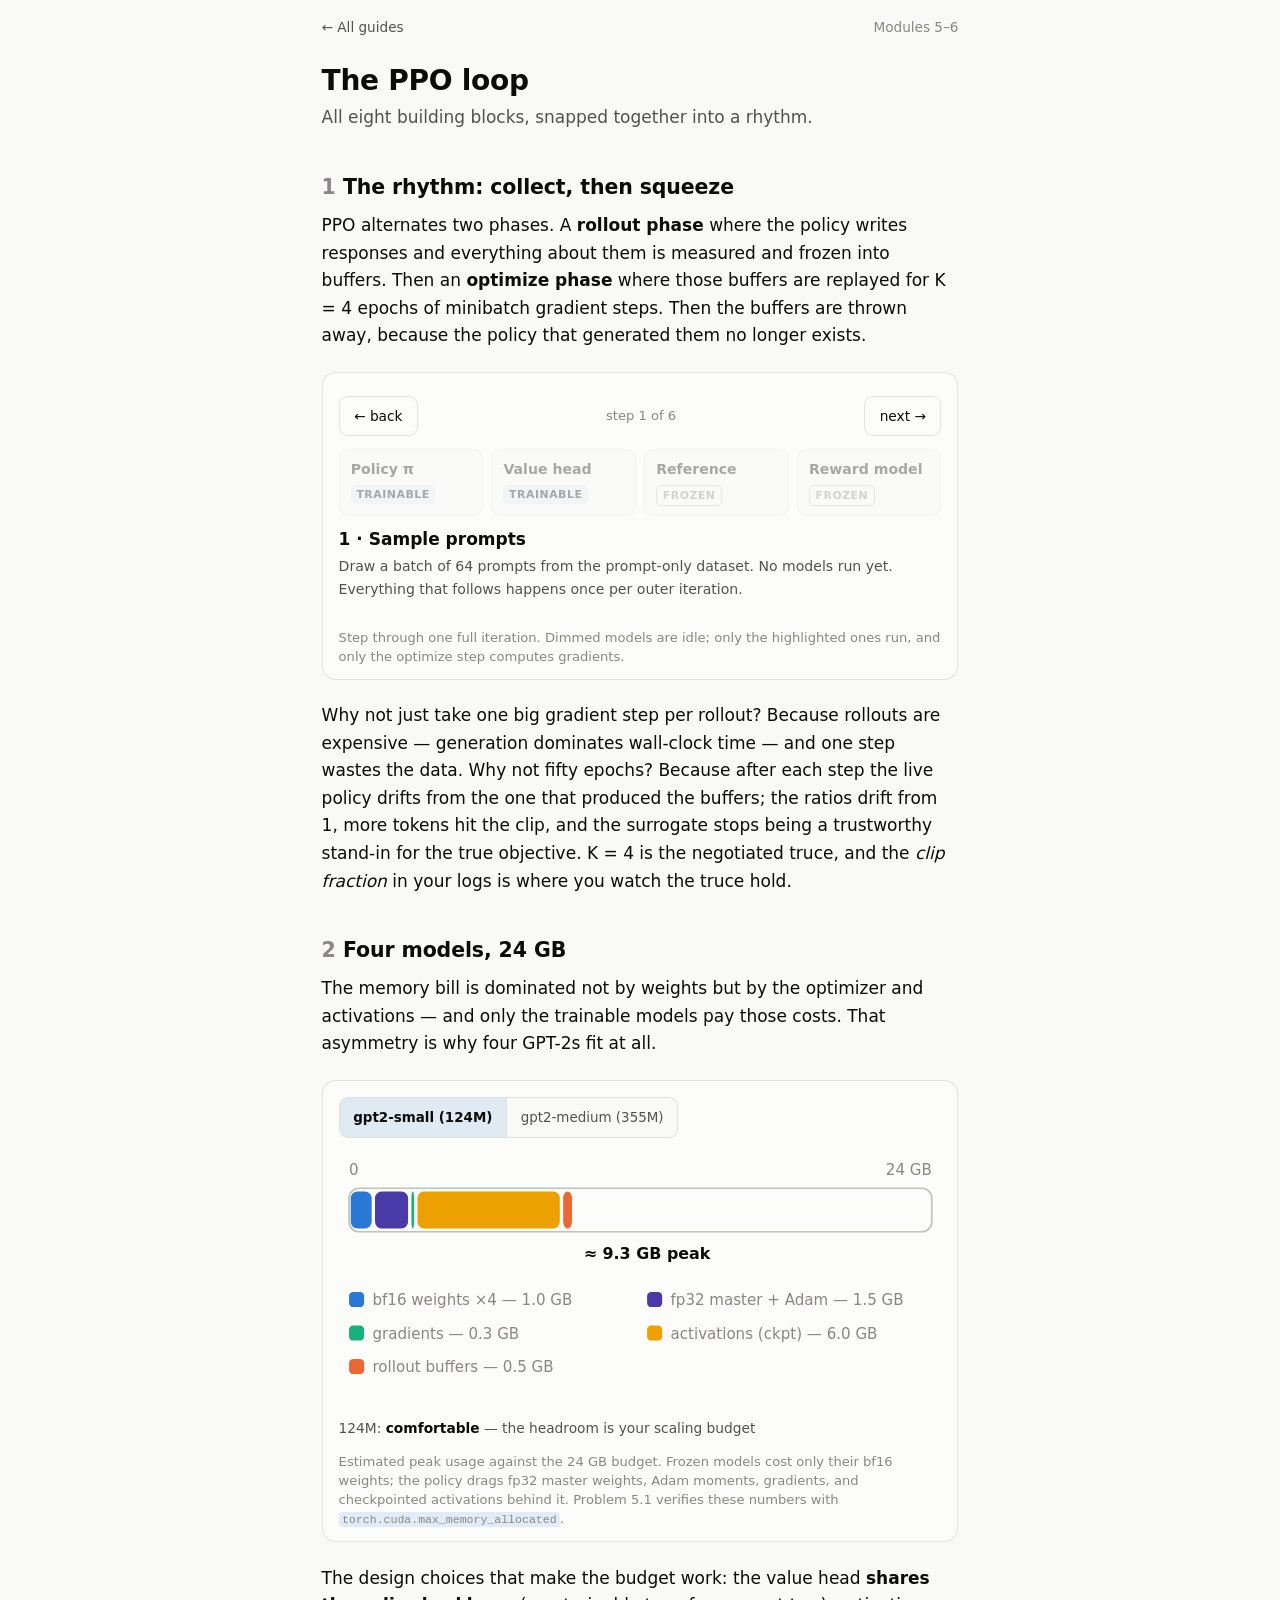
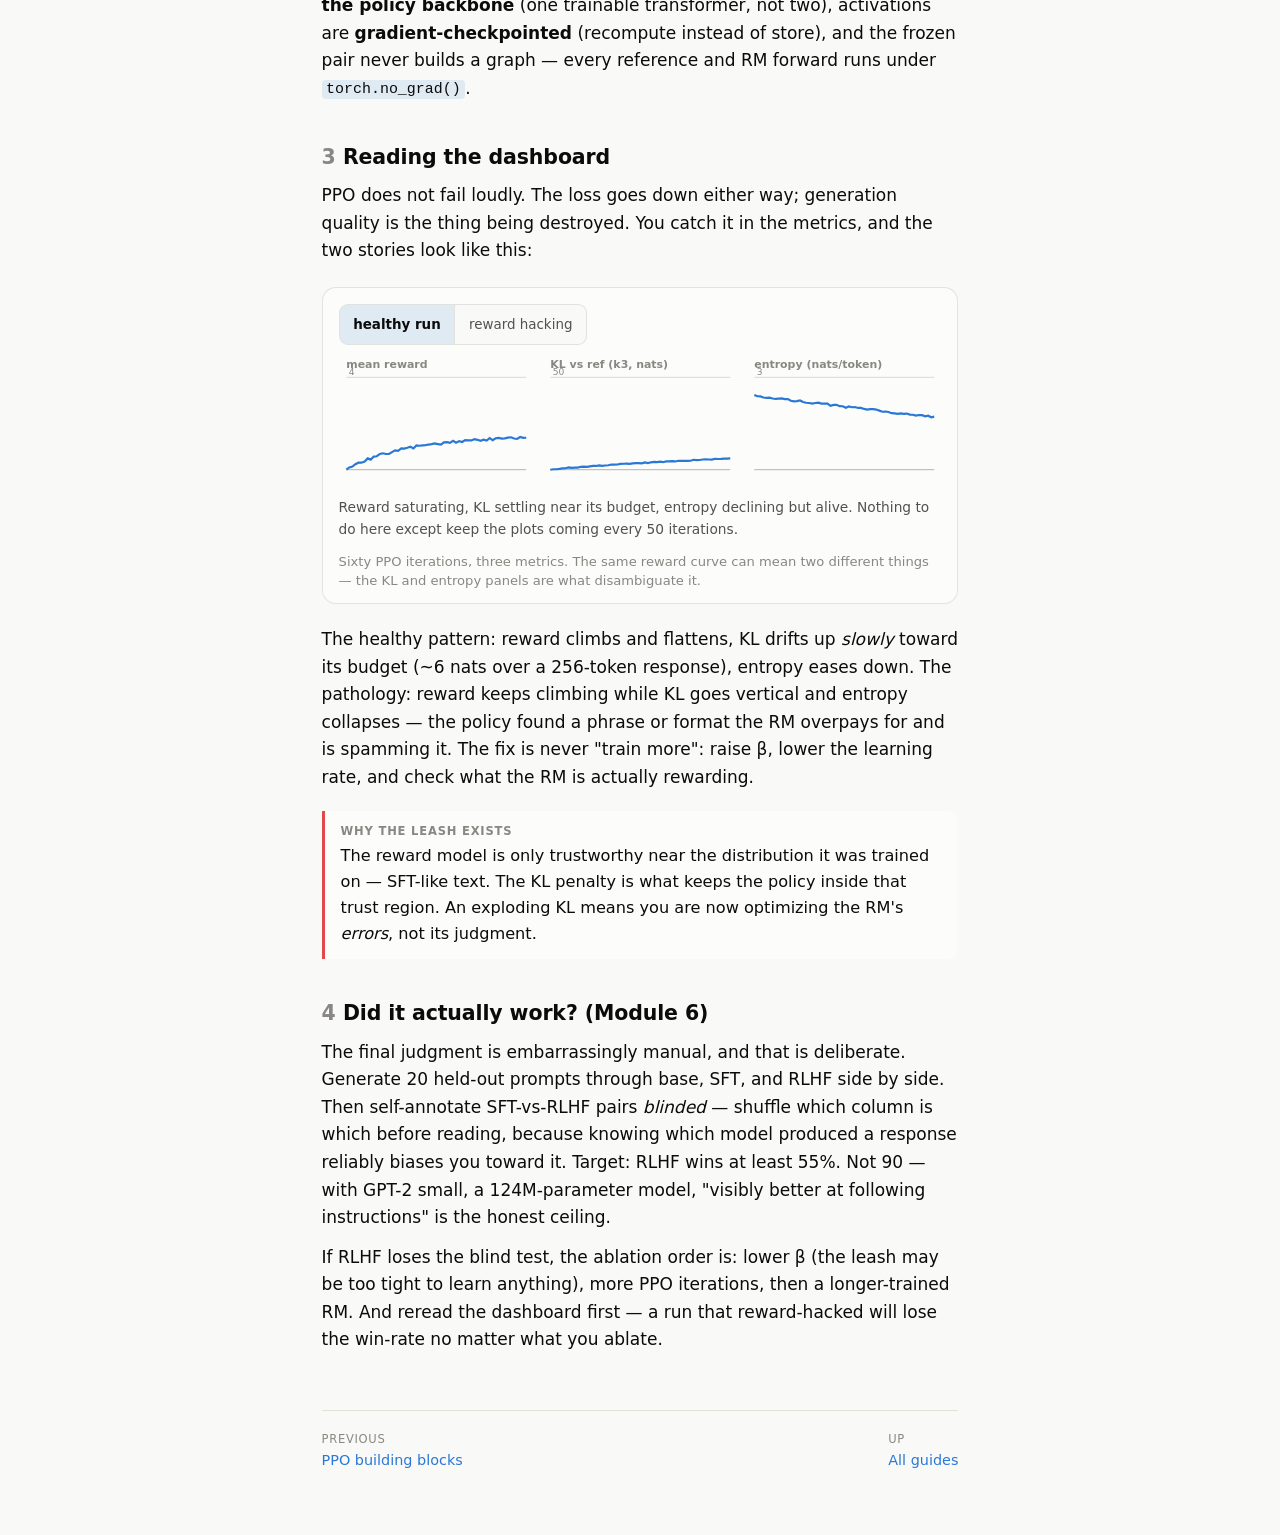
<file: docs/05-loop.html>
<!doctype html>
<html lang="en">
<head>
<meta charset="utf-8">
<meta name="viewport" content="width=device-width, initial-scale=1">
<title>The PPO loop — LearnRLHF</title>
<meta name="description" content="The rollout-optimize rhythm, four models on one GPU, and reading the training dashboard — the concepts behind Modules 5 and 6.">
<link rel="stylesheet" href="guide.css">
</head>
<body>
<div class="wrap">

<nav class="topbar">
  <a href="index.html">← All guides</a>
  <span class="crumb">Modules 5–6</span>
</nav>

<h1>The PPO loop</h1>
<p class="subtitle">All eight building blocks, snapped together into a rhythm.</p>

<h2><span class="secno">1</span>The rhythm: collect, then squeeze</h2>

<p>PPO alternates two phases. A <strong>rollout phase</strong> where the policy writes
responses and everything about them is measured and frozen into buffers. Then an
<strong>optimize phase</strong> where those buffers are replayed for K = 4 epochs of
minibatch gradient steps. Then the buffers are thrown away, because the policy that
generated them no longer exists.</p>

<figure class="viz">
  <div class="ctl" style="justify-content:space-between">
    <button class="step" id="lp-prev">← back</button>
    <span id="lp-count" style="font-size:0.82rem;color:var(--muted);font-variant-numeric:tabular-nums"></span>
    <button class="step" id="lp-next">next →</button>
  </div>
  <div class="castrow" id="lp-cast"></div>
  <p id="lp-title" style="margin:0.6rem 0 0.1rem;font-weight:650"></p>
  <p id="lp-desc" style="font-size:0.88rem;color:var(--ink-2);margin:0.1rem 0 0.4rem;min-height:4.4em"></p>
  <figcaption>Step through one full iteration. Dimmed models are idle; only the
  highlighted ones run, and only the optimize step computes gradients.</figcaption>
</figure>

<p>Why not just take one big gradient step per rollout? Because rollouts are expensive —
generation dominates wall-clock time — and one step wastes the data. Why not fifty
epochs? Because after each step the live policy drifts from the one that produced the
buffers; the ratios drift from 1, more tokens hit the clip, and the surrogate stops
being a trustworthy stand-in for the true objective. K = 4 is the negotiated truce, and
the <em>clip fraction</em> in your logs is where you watch the truce hold.</p>

<h2><span class="secno">2</span>Four models, 24 GB</h2>

<p>The memory bill is dominated not by weights but by the optimizer and activations —
and only the trainable models pay those costs. That asymmetry is why four GPT-2s fit at
all.</p>

<figure class="viz">
  <div class="seg" role="group" aria-label="model size" id="mm-seg">
    <button aria-pressed="true">gpt2-small (124M)</button>
    <button aria-pressed="false">gpt2-medium (355M)</button>
  </div>
  <svg viewBox="0 0 360 162" id="mm-svg"></svg>
  <div class="readout" id="mm-read"></div>
  <figcaption>Estimated peak usage against the 24 GB budget. Frozen models cost only
  their bf16 weights; the policy drags fp32 master weights, Adam moments, gradients, and
  checkpointed activations behind it. Problem 5.1 verifies these numbers with
  <code>torch.cuda.max_memory_allocated</code>.</figcaption>
</figure>

<p>The design choices that make the budget work: the value head <strong>shares the
policy backbone</strong> (one trainable transformer, not two), activations are
<strong>gradient-checkpointed</strong> (recompute instead of store), and the frozen pair
never builds a graph — every reference and RM forward runs under
<code>torch.no_grad()</code>.</p>

<h2><span class="secno">3</span>Reading the dashboard</h2>

<p>PPO does not fail loudly. The loss goes down either way; generation quality is the
thing being destroyed. You catch it in the metrics, and the two stories look like this:</p>

<figure class="viz">
  <div class="seg" role="group" aria-label="scenario" id="dx-seg">
    <button aria-pressed="true">healthy run</button>
    <button aria-pressed="false">reward hacking</button>
  </div>
  <div id="dx-charts" style="display:grid;grid-template-columns:repeat(auto-fit,minmax(150px,1fr));gap:0.6rem;margin-top:0.5rem"></div>
  <p id="dx-note" style="font-size:0.86rem;color:var(--ink-2);min-height:3.2em;margin:0.6rem 0 0"></p>
  <figcaption>Sixty PPO iterations, three metrics. The same reward curve can mean two
  different things — the KL and entropy panels are what disambiguate it.</figcaption>
</figure>

<p>The healthy pattern: reward climbs and flattens, KL drifts up <em>slowly</em> toward
its budget (~6 nats over a 256-token response), entropy eases down. The pathology:
reward keeps climbing while KL goes vertical and entropy collapses — the policy found a
phrase or format the RM overpays for and is spamming it. The fix is never "train more":
raise β, lower the learning rate, and check what the RM is actually rewarding.</p>

<div class="callout gotcha">
  <span class="tag">Why the leash exists</span>
  The reward model is only trustworthy near the distribution it was trained on — SFT-like
  text. The KL penalty is what keeps the policy inside that trust region. An exploding KL
  means you are now optimizing the RM's <em>errors</em>, not its judgment.
</div>

<h2><span class="secno">4</span>Did it actually work? (Module 6)</h2>

<p>The final judgment is embarrassingly manual, and that is deliberate. Generate 20
held-out prompts through base, SFT, and RLHF side by side. Then self-annotate SFT-vs-RLHF
pairs <em>blinded</em> — shuffle which column is which before reading, because knowing
which model produced a response reliably biases you toward it. Target: RLHF wins at
least 55%. Not 90 — with GPT-2 small, a 124M-parameter model, "visibly better at
following instructions" is the honest ceiling.</p>

<p>If RLHF loses the blind test, the ablation order is: lower β (the leash may be too
tight to learn anything), more PPO iterations, then a longer-trained RM. And reread the
dashboard first — a run that reward-hacked will lose the win-rate no matter what you
ablate.</p>

<nav class="pager">
  <a href="04-ppo.html"><span class="dir">Previous</span>PPO building blocks</a>
  <a href="index.html"><span class="dir">Up</span>All guides</a>
</nav>

</div>
<script>
(function () {
  function cssv(n) { return getComputedStyle(document.documentElement).getPropertyValue(n).trim(); }
  function seg(el, fn) {
    Array.prototype.forEach.call(el.children, function (b, i) {
      b.addEventListener("click", function () {
        Array.prototype.forEach.call(el.children, function (bb, j) {
          bb.setAttribute("aria-pressed", j === i ? "true" : "false");
        });
        fn(i);
      });
    });
  }

  /* ---- 1. loop stepper ---- */
  var cast = [
    { name: "Policy π", badge: "trainable" },
    { name: "Value head", badge: "trainable" },
    { name: "Reference", badge: "frozen" },
    { name: "Reward model", badge: "frozen" }
  ];
  var steps = [
    { t: "1 · Sample prompts", active: [], grad: false,
      d: "Draw a batch of 64 prompts from the prompt-only dataset. No models run yet. Everything that follows happens once per outer iteration." },
    { t: "2 · Rollout", active: [0, 1], grad: false,
      d: "The policy generates up to 256 tokens per prompt, sampling at temperature 1. For every generated token, record the token id, its log-probability logπ_old, and the value head's prediction V_old. All of it under no_grad — these numbers are about to become frozen 'old' quantities." },
    { t: "3 · Score", active: [2, 3], grad: false,
      d: "One forward pass of the reference gives per-token KL rent (k1). One forward pass of the reward model gives the terminal score at the response's end tag. Together: the shaped per-token reward from guide 4, section 4." },
    { t: "4 · GAE", active: [1], grad: false,
      d: "Pure tensor arithmetic over the buffers: TD errors from rewards and values, the backward γλ recursion for advantages, returns = advantages + values as the value target. Then normalize advantages over valid tokens only." },
    { t: "5 · Optimize, K = 4 epochs", active: [0, 1], grad: true,
      d: "Replay the buffers in minibatches of 16. Each minibatch: recompute logπ and V fresh with gradients on, form ratios against the frozen logπ_old, and take a step on L_policy + c_v·L_value − c_ent·H, clipped to grad-norm 1. The clip retires tokens that have moved enough." },
    { t: "6 · Discard and repeat", active: [], grad: false,
      d: "The weights moved, so the buffers now describe a policy that no longer exists. Throw them away and roll out again. PPO's data is perishable — that is the price of being on-policy." }
  ];
  var cur = 0;
  var castRow = document.getElementById("lp-cast");
  cast.forEach(function (c) {
    var el = document.createElement("div");
    el.className = "cast";
    el.innerHTML = "<b>" + c.name + "</b><span class='badge " +
      (c.badge === "frozen" ? "frozen" : "train") + "'>" + c.badge + "</span>";
    castRow.appendChild(el);
  });
  function drawLoop() {
    var st = steps[cur];
    Array.prototype.forEach.call(castRow.children, function (el, i) {
      el.className = "cast" + (st.active.indexOf(i) >= 0 ? " active" : " dim");
    });
    document.getElementById("lp-title").textContent = st.t + (st.grad ? "  — gradients ON" : "");
    document.getElementById("lp-desc").textContent = st.d;
    document.getElementById("lp-count").textContent = "step " + (cur + 1) + " of " + steps.length;
  }
  document.getElementById("lp-prev").addEventListener("click", function () {
    cur = (cur + steps.length - 1) % steps.length; drawLoop();
  });
  document.getElementById("lp-next").addEventListener("click", function () {
    cur = (cur + 1) % steps.length; drawLoop();
  });

  /* ---- 2. memory map ---- */
  var mmMedium = false;
  seg(document.getElementById("mm-seg"), function (i) { mmMedium = i === 1; drawMM(); });
  function drawMM() {
    /* GB estimates */
    var parts = mmMedium
      ? [["bf16 weights ×4", 2.8], ["fp32 master + Adam", 4.3], ["gradients", 0.7], ["activations (ckpt)", 13.0], ["rollout buffers", 0.7]]
      : [["bf16 weights ×4", 1.0], ["fp32 master + Adam", 1.5], ["gradients", 0.25], ["activations (ckpt)", 6.0], ["rollout buffers", 0.5]];
    var budget = 24;
    var colors = [cssv("--blue"), cssv("--violet"), cssv("--aqua"), cssv("--yellow"), cssv("--orange")];
    var muted = cssv("--muted"), axis = cssv("--axis"), ink = cssv("--ink");
    var x0 = 6, x1 = 354, y = 30, h = 26;
    function X(gb) { return x0 + gb / budget * (x1 - x0); }
    var s = '<rect x="' + x0 + '" y="' + y + '" width="' + (x1 - x0) + '" height="' + h + '" rx="6" fill="none" stroke="' + axis + '" stroke-width="1"/>';
    var acc = 0, total = 0;
    parts.forEach(function (p) { total += p[1]; });
    var legendY = 100;
    parts.forEach(function (p, i) {
      var w = (p[1] / budget) * (x1 - x0) - 2;
      s += '<rect x="' + (X(acc) + 1) + '" y="' + (y + 2) + '" width="' + Math.max(1, w) + '" height="' + (h - 4) + '" rx="4" fill="' + colors[i] + '"/>';
      acc += p[1];
      var ly = legendY + Math.floor(i / 2) * 20, lx = 6 + (i % 2) * 178;
      s += '<rect x="' + lx + '" y="' + (ly - 8) + '" width="9" height="9" rx="2.5" fill="' + colors[i] + '"/>';
      s += '<text x="' + (lx + 14) + '" y="' + ly + '" font-size="9" fill="' + muted + '">' + p[0] + " — " + p[1].toFixed(1) + " GB</text>";
    });
    s += '<text x="' + x0 + '" y="' + (y - 8) + '" font-size="9" fill="' + muted + '">0</text>';
    s += '<text x="' + x1 + '" y="' + (y - 8) + '" text-anchor="end" font-size="9" fill="' + muted + '">24 GB</text>';
    s += '<text x="' + Math.min(X(total) + 6, 290) + '" y="' + (y + h + 16) + '" font-size="9.5" font-weight="700" fill="' + ink + '">≈ ' + total.toFixed(1) + " GB peak</text>";
    document.getElementById("mm-svg").innerHTML = s;
    document.getElementById("mm-read").innerHTML = mmMedium
      ? "355M: <b>tight</b> — this is why the spec says medium only has to compile and step, not train comfortably"
      : "124M: <b>comfortable</b> — the headroom is your scaling budget";
  }

  /* ---- 3. diagnostics ---- */
  var dxBad = false;
  seg(document.getElementById("dx-seg"), function (i) { dxBad = i === 1; drawDX(); });
  function rng(seed) {
    return function () {
      seed |= 0; seed = seed + 0x6D2B79F5 | 0;
      var t = Math.imul(seed ^ seed >>> 15, 1 | seed);
      t = t + Math.imul(t ^ t >>> 7, 61 | t) ^ t;
      return ((t ^ t >>> 14) >>> 0) / 4294967296;
    };
  }
  function series(bad) {
    var N = 60, r1 = rng(7), out = { reward: [], kl: [], ent: [] };
    for (var i = 0; i < N; i++) {
      var x = i / (N - 1);
      if (!bad) {
        out.reward.push(1.45 * (1 - Math.exp(-3 * x)) + (r1() - 0.5) * 0.14);
        out.kl.push(6.2 * Math.pow(x, 0.8) + (r1() - 0.5) * 0.5);
        out.ent.push(2.4 - 0.7 * x + (r1() - 0.5) * 0.06);
      } else {
        out.reward.push(3.6 / (1 + Math.exp(-10 * (x - 0.45))) + 0.8 * (1 - Math.exp(-3 * x)) + (r1() - 0.5) * 0.18);
        out.kl.push(Math.exp(4.2 * x) - 1 + (r1() - 0.5) * 0.8);
        out.ent.push(2.4 * Math.exp(-4.5 * x) + 0.12 + (r1() - 0.5) * 0.04);
      }
    }
    return out;
  }
  function miniChart(title, data, ymax, warnAbove) {
    var blue = cssv("--blue"), grid = cssv("--grid"), muted = cssv("--muted"),
        axis = cssv("--axis"), red = cssv("--red");
    var W = 160, H = 110, x0 = 6, x1 = W - 6, ytop = 20, ybot = H - 14;
    function X(i) { return x0 + i / (data.length - 1) * (x1 - x0); }
    function Y(v) { return ybot - Math.max(0, Math.min(v, ymax)) / ymax * (ybot - ytop); }
    var s = '<svg viewBox="0 0 ' + W + " " + H + '">';
    s += '<text x="' + x0 + '" y="12" font-size="9" font-weight="650" fill="' + muted + '">' + title + "</text>";
    s += '<line x1="' + x0 + '" y1="' + ybot + '" x2="' + x1 + '" y2="' + ybot + '" stroke="' + axis + '" stroke-width="1"/>';
    s += '<line x1="' + x0 + '" y1="' + ytop + '" x2="' + x1 + '" y2="' + ytop + '" stroke="' + grid + '" stroke-width="1"/>';
    s += '<text x="' + (x0 + 2) + '" y="' + (ytop - 2) + '" font-size="7.5" fill="' + muted + '">' + ymax + "</text>";
    var pts = data.map(function (v, i) { return X(i).toFixed(1) + "," + Y(v).toFixed(1); });
    var hot = warnAbove !== undefined && data[data.length - 1] > warnAbove;
    s += '<polyline points="' + pts.join(" ") + '" fill="none" stroke="' + (hot ? red : blue) + '" stroke-width="1.8"/>';
    s += "</svg>";
    return s;
  }
  function drawDX() {
    var d = series(dxBad);
    var wrap = document.getElementById("dx-charts");
    wrap.innerHTML =
      "<div>" + miniChart("mean reward", d.reward, 4) + "</div>" +
      "<div>" + miniChart("KL vs ref (k3, nats)", d.kl, 50, 12) + "</div>" +
      "<div>" + miniChart("entropy (nats/token)", d.ent, 3) + "</div>";
    document.getElementById("dx-note").innerHTML = dxBad
      ? "Reward looks <em>great</em> — better than the healthy run. But KL has left its ~6-nat budget by an order of magnitude and entropy is flat on the floor: the policy is a deterministic RM-exploit generator. Reward alone would never have told you."
      : "Reward saturating, KL settling near its budget, entropy declining but alive. Nothing to do here except keep the plots coming every 50 iterations.";
  }

  function all() { drawLoop(); drawMM(); drawDX(); }
  all();
  if (window.matchMedia) {
    window.matchMedia("(prefers-color-scheme: dark)").addEventListener("change", all);
  }
})();
</script>
</body>
</html>
</file>
<file: docs/guide.css>
/* LearnRLHF visual guides — shared styles.
   Palette per validated reference instance (light + dark selected separately). */

:root {
  --plane: #f9f9f7;
  --surface: #fcfcfb;
  --ink: #0b0b0b;
  --ink-2: #52514e;
  --muted: #898781;
  --grid: #e1e0d9;
  --axis: #c3c2b7;
  --border: rgba(11, 11, 11, 0.10);
  --blue: #2a78d6;
  --aqua: #1baf7a;
  --yellow: #eda100;
  --violet: #4a3aa7;
  --red: #e34948;
  --orange: #eb6834;
  --good: #006300;
  --blue-tint: rgba(42, 120, 214, 0.12);
  --red-tint: rgba(227, 73, 72, 0.10);
  --aqua-tint: rgba(27, 175, 122, 0.12);
  --yellow-tint: rgba(237, 161, 0, 0.14);
}
@media (prefers-color-scheme: dark) {
  :root {
    --plane: #0d0d0d;
    --surface: #1a1a19;
    --ink: #ffffff;
    --ink-2: #c3c2b7;
    --muted: #898781;
    --grid: #2c2c2a;
    --axis: #383835;
    --border: rgba(255, 255, 255, 0.10);
    --blue: #3987e5;
    --aqua: #199e70;
    --yellow: #c98500;
    --violet: #9085e9;
    --red: #e66767;
    --orange: #d95926;
    --good: #0ca30c;
    --blue-tint: rgba(57, 135, 229, 0.20);
    --red-tint: rgba(230, 103, 103, 0.16);
    --aqua-tint: rgba(25, 158, 112, 0.20);
    --yellow-tint: rgba(201, 133, 0, 0.20);
  }
}

* { box-sizing: border-box; }

html { -webkit-text-size-adjust: 100%; }

body {
  margin: 0;
  background: var(--plane);
  color: var(--ink);
  font-family: system-ui, -apple-system, "Segoe UI", sans-serif;
  font-size: 16px;
  line-height: 1.62;
}
@media (min-width: 600px) { body { font-size: 17px; } }

.wrap {
  max-width: 42rem;
  margin: 0 auto;
  padding: 0 1.1rem 4rem;
}

/* ---- header / nav ---- */

.topbar {
  display: flex;
  align-items: baseline;
  justify-content: space-between;
  gap: 1rem;
  padding: 1rem 0 0.25rem;
  font-size: 0.85rem;
}
.topbar a { color: var(--ink-2); text-decoration: none; }
.topbar a:hover { color: var(--blue); }
.topbar .crumb { color: var(--muted); }

h1 {
  font-size: 1.75rem;
  line-height: 1.2;
  letter-spacing: -0.01em;
  margin: 1.4rem 0 0.4rem;
}
.subtitle { color: var(--ink-2); margin: 0 0 1.5rem; }

h2 {
  font-size: 1.28rem;
  line-height: 1.3;
  margin: 2.6rem 0 0.6rem;
  letter-spacing: -0.005em;
}
h2 .secno { color: var(--muted); font-weight: 600; margin-right: 0.45rem; }
h3 { font-size: 1.05rem; margin: 1.8rem 0 0.4rem; }

p { margin: 0.75rem 0; }
a { color: var(--blue); }
strong { font-weight: 650; }

code, .mono {
  font-family: ui-monospace, "SF Mono", Menlo, Consolas, monospace;
  font-size: 0.88em;
  background: var(--blue-tint);
  border-radius: 4px;
  padding: 0.08em 0.3em;
}
pre {
  background: var(--surface);
  border: 1px solid var(--border);
  border-radius: 10px;
  padding: 0.8rem 1rem;
  overflow-x: auto;
  line-height: 1.5;
}
pre code { background: none; padding: 0; font-size: 0.82rem; }

var, .mvar { font-style: italic; font-family: Georgia, "Times New Roman", serif; font-size: 1.02em; }

ul, ol { padding-left: 1.35rem; }
li { margin: 0.3rem 0; }

hr { border: none; border-top: 1px solid var(--grid); margin: 2.5rem 0; }

/* ---- callouts ---- */

.callout {
  border-left: 3px solid var(--blue);
  background: var(--surface);
  border-radius: 0 10px 10px 0;
  padding: 0.7rem 1rem;
  margin: 1.2rem 0;
  font-size: 0.95em;
}
.callout.gotcha { border-left-color: var(--red); }
.callout.check { border-left-color: var(--aqua); }
.callout .tag {
  display: block;
  font-size: 0.72rem;
  font-weight: 700;
  text-transform: uppercase;
  letter-spacing: 0.07em;
  color: var(--muted);
  margin-bottom: 0.15rem;
}

/* ---- figure cards / widgets ---- */

.viz {
  background: var(--surface);
  border: 1px solid var(--border);
  border-radius: 14px;
  padding: 1rem 1rem 0.8rem;
  margin: 1.4rem 0;
}
.viz svg { display: block; width: 100%; height: auto; }
.viz figcaption {
  color: var(--muted);
  font-size: 0.82rem;
  line-height: 1.45;
  margin-top: 0.7rem;
}

.ctl {
  display: flex;
  flex-wrap: wrap;
  gap: 0.5rem 1.2rem;
  align-items: center;
  margin: 0.4rem 0 0.8rem;
}
.ctl label {
  font-size: 0.82rem;
  color: var(--ink-2);
  display: block;
  flex: 1 1 10rem;
}
.ctl label input[type="range"] { display: block; margin-top: 0.15rem; }
.ctl .val { font-variant-numeric: tabular-nums; color: var(--ink); font-weight: 600; }

input[type="range"] {
  width: 100%;
  height: 2rem;
  accent-color: var(--blue);
  margin: 0;
  background: transparent;
}

.readout {
  display: block;
  font-size: 0.86rem;
  line-height: 1.7;
  color: var(--ink-2);
  margin-top: 0.5rem;
  font-variant-numeric: tabular-nums;
}
.readout b { color: var(--ink); font-weight: 650; }

/* segmented control */
.seg {
  display: inline-flex;
  border: 1px solid var(--border);
  border-radius: 9px;
  overflow: hidden;
  background: var(--plane);
}
.seg button {
  appearance: none;
  border: none;
  background: transparent;
  color: var(--ink-2);
  font: inherit;
  font-size: 0.84rem;
  padding: 0.5rem 0.85rem;
  cursor: pointer;
  min-height: 2.4rem;
}
.seg button + button { border-left: 1px solid var(--border); }
.seg button[aria-pressed="true"] {
  background: var(--blue-tint);
  color: var(--ink);
  font-weight: 650;
}

button.step {
  appearance: none;
  font: inherit;
  font-size: 0.86rem;
  border: 1px solid var(--border);
  background: var(--surface);
  color: var(--ink);
  border-radius: 9px;
  padding: 0.5rem 0.9rem;
  cursor: pointer;
  min-height: 2.4rem;
}
button.step:hover { border-color: var(--blue); }

/* ---- token chips ---- */

.tokrow { line-height: 2.3; margin: 0.5rem 0; }
.tok {
  display: inline-block;
  font-family: ui-monospace, "SF Mono", Menlo, Consolas, monospace;
  font-size: 0.8rem;
  padding: 0.22rem 0.45rem;
  margin: 0.12rem 0.1rem;
  border-radius: 7px;
  border: 1px solid var(--border);
  background: var(--plane);
  color: var(--ink-2);
  cursor: pointer;
  user-select: none;
}
.tok.on { background: var(--blue-tint); color: var(--ink); border-color: var(--blue); }
.tok.sel { outline: 2px solid var(--blue); outline-offset: 1px; }
.tok.ghost { opacity: 0.45; cursor: default; }

/* ---- legend ---- */

.legend {
  display: flex;
  flex-wrap: wrap;
  gap: 0.3rem 1.1rem;
  font-size: 0.8rem;
  color: var(--ink-2);
  margin-top: 0.5rem;
}
.legend .key {
  display: inline-block;
  width: 0.7rem; height: 0.7rem;
  border-radius: 3px;
  margin-right: 0.35rem;
  vertical-align: -0.05rem;
}

/* ---- tables ---- */

table { border-collapse: collapse; width: 100%; font-size: 0.88rem; margin: 1rem 0; }
th, td { text-align: left; padding: 0.45rem 0.6rem; border-bottom: 1px solid var(--grid); }
th { color: var(--ink-2); font-weight: 650; font-size: 0.8rem; }
td.num, th.num { text-align: right; font-variant-numeric: tabular-nums; }

/* ---- index cards ---- */

.cards { display: grid; grid-template-columns: 1fr; gap: 0.8rem; margin: 1.4rem 0; }
@media (min-width: 560px) { .cards { grid-template-columns: 1fr 1fr; } }
.card {
  display: block;
  background: var(--surface);
  border: 1px solid var(--border);
  border-radius: 14px;
  padding: 0.95rem 1.05rem;
  text-decoration: none;
  color: var(--ink);
}
.card:hover { border-color: var(--blue); }
.card .kicker {
  font-size: 0.72rem;
  font-weight: 700;
  text-transform: uppercase;
  letter-spacing: 0.07em;
  color: var(--blue);
}
.card h3 { margin: 0.2rem 0 0.25rem; font-size: 1.02rem; }
.card p { margin: 0; font-size: 0.86rem; color: var(--ink-2); }

/* ---- prev/next footer ---- */

.pager {
  display: flex;
  justify-content: space-between;
  gap: 1rem;
  margin-top: 3.5rem;
  padding-top: 1.2rem;
  border-top: 1px solid var(--grid);
  font-size: 0.9rem;
}
.pager a { text-decoration: none; }
.pager .dir { display: block; font-size: 0.72rem; color: var(--muted); text-transform: uppercase; letter-spacing: 0.06em; }

/* ---- model chips (PPO cast) ---- */

.castrow { display: flex; flex-wrap: wrap; gap: 0.5rem; margin: 0.6rem 0; }
.cast {
  flex: 1 1 8.5rem;
  border: 1px solid var(--border);
  border-radius: 10px;
  padding: 0.55rem 0.7rem;
  background: var(--plane);
  font-size: 0.82rem;
  transition: opacity 0.15s;
}
.cast b { display: block; font-size: 0.88rem; }
.cast .badge {
  display: inline-block;
  font-size: 0.68rem;
  font-weight: 700;
  text-transform: uppercase;
  letter-spacing: 0.05em;
  border-radius: 5px;
  padding: 0.05rem 0.35rem;
  margin-top: 0.25rem;
}
.badge.train { background: var(--blue-tint); color: var(--ink); }
.badge.frozen { background: var(--plane); border: 1px solid var(--axis); color: var(--muted); }
.cast.dim { opacity: 0.35; }
.cast.active { border-color: var(--blue); background: var(--blue-tint); }

svg text { font-family: system-ui, -apple-system, "Segoe UI", sans-serif; }
</file>
